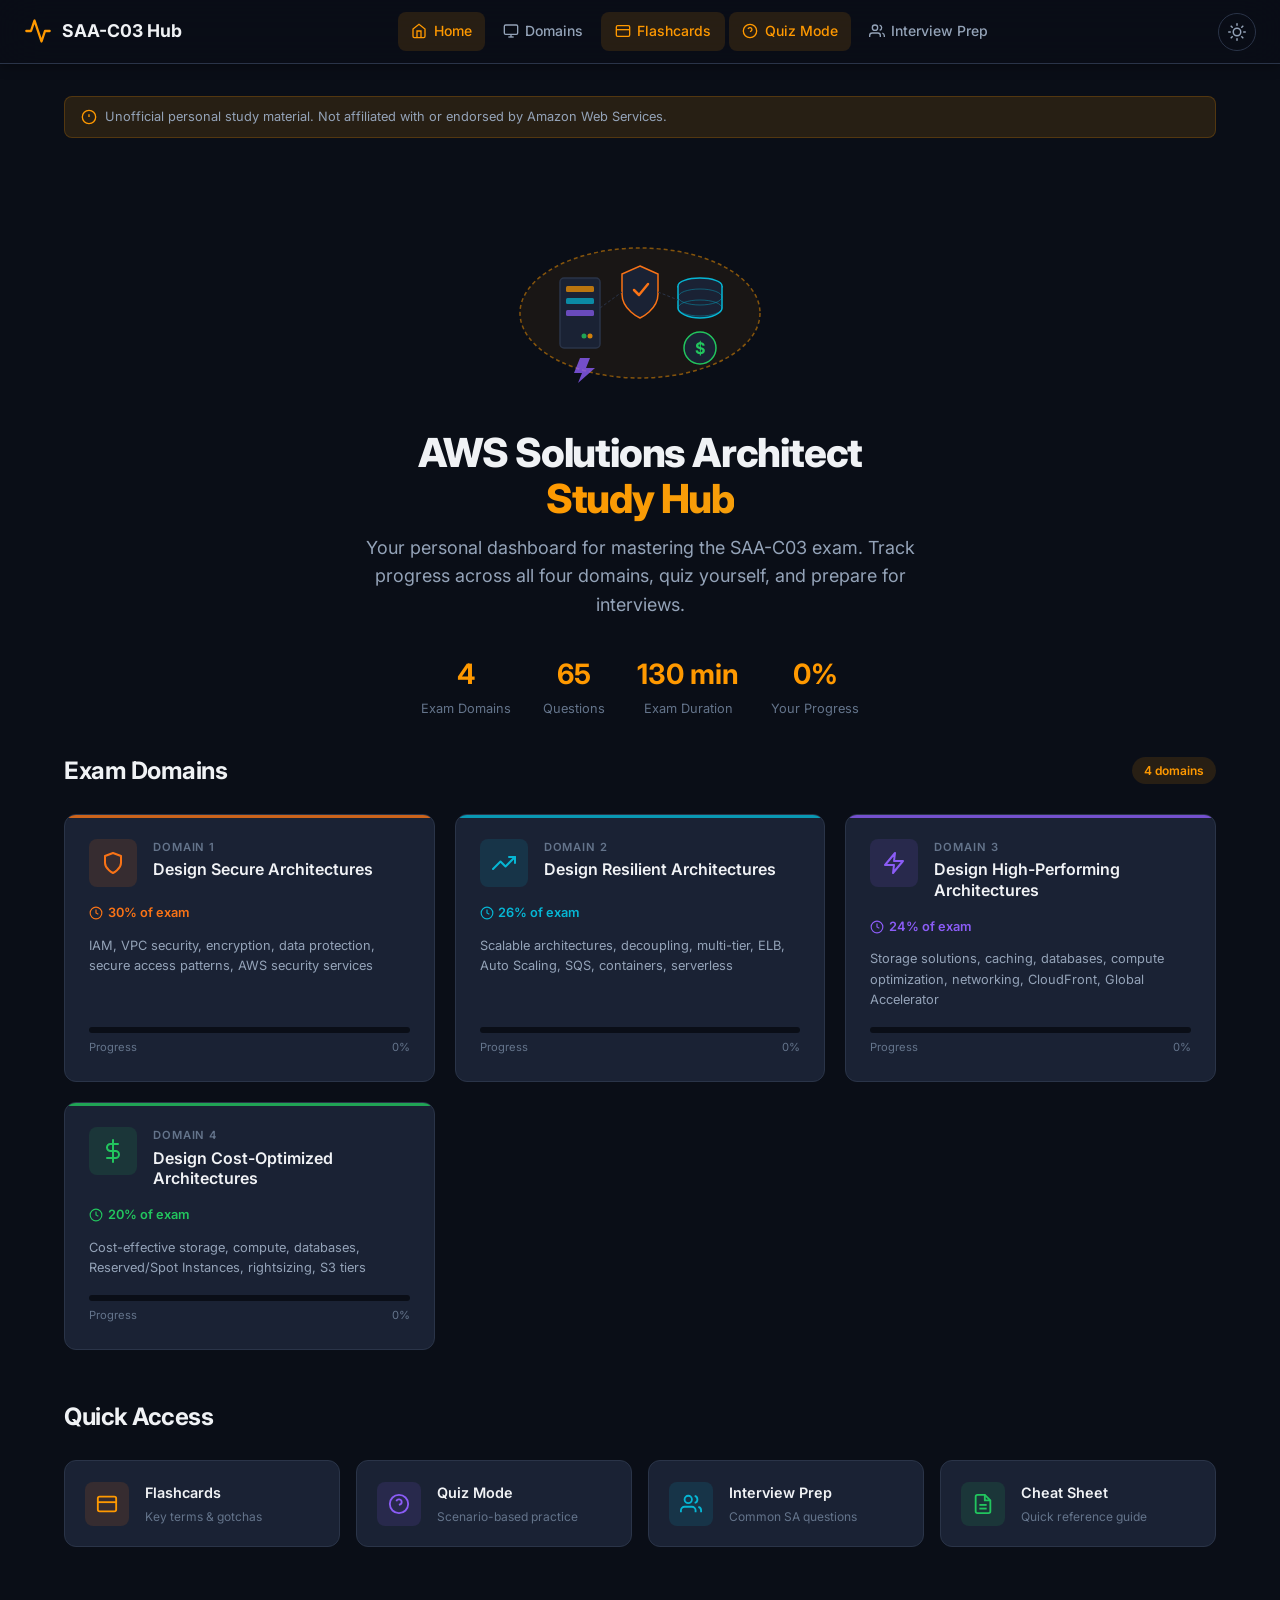
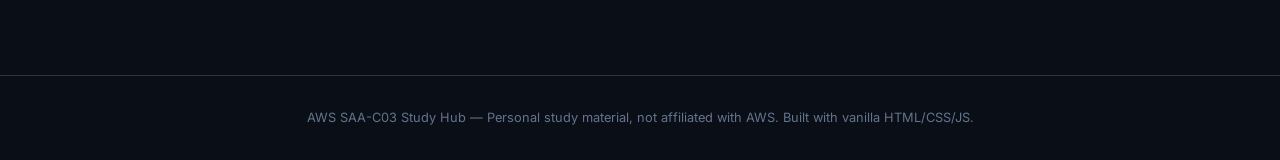
<file: index.html>
<!DOCTYPE html>
<html lang="en" data-theme="dark">
<head>
  <meta charset="UTF-8">
  <meta name="viewport" content="width=device-width, initial-scale=1.0">
  <title>AWS SAA-C03 Study Hub</title>
  <link rel="stylesheet" href="assets/css/style.css">
  <script src="assets/js/theme.js"></script>
</head>
<body>

<!-- Navbar -->
<nav class="navbar">
  <a href="index.html" class="nav-brand">
    <svg viewBox="0 0 24 24" fill="none" stroke="currentColor" stroke-width="2" stroke-linecap="round" stroke-linejoin="round"><path d="M22 12h-4l-3 9L9 3l-3 9H2"/></svg>
    SAA-C03 Hub
  </a>
  <ul class="nav-links">
    <li><a href="index.html" class="active">
      <svg width="16" height="16" viewBox="0 0 24 24" fill="none" stroke="currentColor" stroke-width="2"><path d="M3 9l9-7 9 7v11a2 2 0 0 1-2 2H5a2 2 0 0 1-2-2z"/><polyline points="9 22 9 12 15 12 15 22"/></svg>
      Home</a></li>
    <li><a href="domains/domain1.html">
      <svg width="16" height="16" viewBox="0 0 24 24" fill="none" stroke="currentColor" stroke-width="2"><rect x="2" y="3" width="20" height="14" rx="2"/><line x1="8" y1="21" x2="16" y2="21"/><line x1="12" y1="17" x2="12" y2="21"/></svg>
      Domains</a></li>
    <li><a href="flashcards.html">
      <svg width="16" height="16" viewBox="0 0 24 24" fill="none" stroke="currentColor" stroke-width="2"><rect x="2" y="4" width="20" height="16" rx="2"/><line x1="2" y1="10" x2="22" y2="10"/></svg>
      Flashcards</a></li>
    <li><a href="quiz.html">
      <svg width="16" height="16" viewBox="0 0 24 24" fill="none" stroke="currentColor" stroke-width="2"><circle cx="12" cy="12" r="10"/><path d="M9.09 9a3 3 0 0 1 5.83 1c0 2-3 3-3 3"/><line x1="12" y1="17" x2="12.01" y2="17"/></svg>
      Quiz Mode</a></li>
    <li><a href="interview/index.html">
      <svg width="16" height="16" viewBox="0 0 24 24" fill="none" stroke="currentColor" stroke-width="2"><path d="M17 21v-2a4 4 0 0 0-4-4H5a4 4 0 0 0-4 4v2"/><circle cx="9" cy="7" r="4"/><path d="M23 21v-2a4 4 0 0 0-3-3.87"/><path d="M16 3.13a4 4 0 0 1 0 7.75"/></svg>
      Interview Prep</a></li>
  </ul>
  <div class="nav-right">
    <button class="theme-toggle" aria-label="Toggle theme"></button>
    <button class="nav-toggle" aria-label="Toggle navigation" aria-expanded="false">
      <svg viewBox="0 0 24 24" fill="none" stroke="currentColor" stroke-width="2"><line x1="3" y1="12" x2="21" y2="12"/><line x1="3" y1="6" x2="21" y2="6"/><line x1="3" y1="18" x2="21" y2="18"/></svg>
    </button>
  </div>
</nav>

<div class="page-wrapper">
  <div class="container page-content">

    <!-- Disclaimer -->
    <div class="disclaimer-banner">
      <svg viewBox="0 0 24 24" fill="none" stroke="currentColor" stroke-width="2"><circle cx="12" cy="12" r="10"/><line x1="12" y1="8" x2="12" y2="12"/><line x1="12" y1="16" x2="12.01" y2="16"/></svg>
      Unofficial personal study material. Not affiliated with or endorsed by Amazon Web Services.
    </div>

    <!-- Hero -->
    <section class="hero">
      <div class="hero-illustration">
        <svg viewBox="0 0 280 180" fill="none" xmlns="http://www.w3.org/2000/svg">
          <!-- Cloud shape -->
          <ellipse cx="140" cy="95" rx="120" ry="65" fill="var(--accent-subtle)" stroke="var(--accent)" stroke-width="1.5" stroke-dasharray="4 3" opacity="0.5"/>
          <!-- Server rack -->
          <rect x="60" y="60" width="40" height="70" rx="4" fill="var(--bg-card)" stroke="var(--border)" stroke-width="1.5"/>
          <rect x="66" y="68" width="28" height="6" rx="1.5" fill="var(--accent)" opacity="0.7"/>
          <rect x="66" y="80" width="28" height="6" rx="1.5" fill="var(--domain2)" opacity="0.7"/>
          <rect x="66" y="92" width="28" height="6" rx="1.5" fill="var(--domain3)" opacity="0.7"/>
          <circle cx="90" cy="118" r="2.5" fill="var(--accent)" opacity="0.8"/>
          <circle cx="84" cy="118" r="2.5" fill="var(--domain4)" opacity="0.8"/>
          <!-- Shield -->
          <path d="M140 48 L158 56 L158 76 C158 92 140 100 140 100 C140 100 122 92 122 76 L122 56 Z" fill="var(--bg-card)" stroke="var(--domain1)" stroke-width="1.5"/>
          <path d="M134 72 L139 77 L148 66" stroke="var(--domain1)" stroke-width="2.5" stroke-linecap="round" stroke-linejoin="round" fill="none"/>
          <!-- Database -->
          <ellipse cx="200" cy="68" rx="22" ry="8" fill="var(--bg-card)" stroke="var(--domain2)" stroke-width="1.5"/>
          <path d="M178 68 L178 90 C178 95 188 100 200 100 C212 100 222 95 222 90 L222 68" fill="var(--bg-card)" stroke="var(--domain2)" stroke-width="1.5"/>
          <ellipse cx="200" cy="90" rx="22" ry="8" fill="none" stroke="var(--domain2)" stroke-width="1" opacity="0.4"/>
          <ellipse cx="200" cy="79" rx="22" ry="8" fill="none" stroke="var(--domain2)" stroke-width="1" opacity="0.4"/>
          <!-- Connection lines -->
          <line x1="100" y1="90" x2="122" y2="74" stroke="var(--border)" stroke-width="1" stroke-dasharray="3 2"/>
          <line x1="158" y1="74" x2="178" y2="82" stroke="var(--border)" stroke-width="1" stroke-dasharray="3 2"/>
          <!-- Dollar sign -->
          <circle cx="200" cy="130" r="16" fill="var(--bg-card)" stroke="var(--domain4)" stroke-width="1.5"/>
          <text x="200" y="136" text-anchor="middle" font-size="16" font-weight="700" fill="var(--domain4)">$</text>
          <!-- Bolt (performance) -->
          <polygon points="80,140 90,140 86,150 95,150 78,165 82,155 74,155" fill="var(--domain3)" opacity="0.8"/>
        </svg>
      </div>

      <h1>AWS Solutions Architect<br><span class="highlight">Study Hub</span></h1>
      <p>Your personal dashboard for mastering the SAA-C03 exam. Track progress across all four domains, quiz yourself, and prepare for interviews.</p>

      <div class="hero-stats">
        <div class="hero-stat">
          <div class="stat-value">4</div>
          <div class="stat-label">Exam Domains</div>
        </div>
        <div class="hero-stat">
          <div class="stat-value">65</div>
          <div class="stat-label">Questions</div>
        </div>
        <div class="hero-stat">
          <div class="stat-value">130 min</div>
          <div class="stat-label">Exam Duration</div>
        </div>
        <div class="hero-stat">
          <div class="stat-value" data-overall-progress>0%</div>
          <div class="stat-label">Your Progress</div>
        </div>
      </div>
    </section>

    <!-- Domain Cards -->
    <section>
      <div class="section-header">
        <h2>Exam Domains</h2>
        <span class="badge">4 domains</span>
      </div>

      <div class="domains-grid">

        <!-- Domain 1 -->
        <a href="domains/domain1.html" class="domain-card" style="--card-accent: var(--domain1)">
          <div class="domain-card-header">
            <div class="domain-icon" style="background: rgba(249,115,22,0.12);">
              <svg viewBox="0 0 24 24" fill="none" stroke="var(--domain1)" stroke-width="2" stroke-linecap="round" stroke-linejoin="round"><path d="M12 22s8-4 8-10V5l-8-3-8 3v7c0 6 8 10 8 10z"/></svg>
            </div>
            <div>
              <div class="domain-number">Domain 1</div>
              <h3>Design Secure Architectures</h3>
            </div>
          </div>
          <div class="domain-weight">
            <svg width="14" height="14" viewBox="0 0 24 24" fill="none" stroke="currentColor" stroke-width="2"><circle cx="12" cy="12" r="10"/><polyline points="12 6 12 12 16 14"/></svg>
            30% of exam
          </div>
          <p class="domain-topics">IAM, VPC security, encryption, data protection, secure access patterns, AWS security services</p>
          <div data-domain-progress="domain1">
            <div class="progress-bar"><div class="progress-fill" style="width:0%"></div></div>
            <div class="progress-label"><span>Progress</span><span class="progress-pct">0%</span></div>
          </div>
        </a>

        <!-- Domain 2 -->
        <a href="domains/domain2.html" class="domain-card" style="--card-accent: var(--domain2)">
          <div class="domain-card-header">
            <div class="domain-icon" style="background: rgba(6,182,212,0.12);">
              <svg viewBox="0 0 24 24" fill="none" stroke="var(--domain2)" stroke-width="2" stroke-linecap="round" stroke-linejoin="round"><polyline points="23 6 13.5 15.5 8.5 10.5 1 18"/><polyline points="17 6 23 6 23 12"/></svg>
            </div>
            <div>
              <div class="domain-number">Domain 2</div>
              <h3>Design Resilient Architectures</h3>
            </div>
          </div>
          <div class="domain-weight">
            <svg width="14" height="14" viewBox="0 0 24 24" fill="none" stroke="currentColor" stroke-width="2"><circle cx="12" cy="12" r="10"/><polyline points="12 6 12 12 16 14"/></svg>
            26% of exam
          </div>
          <p class="domain-topics">Scalable architectures, decoupling, multi-tier, ELB, Auto Scaling, SQS, containers, serverless</p>
          <div data-domain-progress="domain2">
            <div class="progress-bar"><div class="progress-fill" style="width:0%"></div></div>
            <div class="progress-label"><span>Progress</span><span class="progress-pct">0%</span></div>
          </div>
        </a>

        <!-- Domain 3 -->
        <a href="domains/domain3.html" class="domain-card" style="--card-accent: var(--domain3)">
          <div class="domain-card-header">
            <div class="domain-icon" style="background: rgba(139,92,246,0.12);">
              <svg viewBox="0 0 24 24" fill="none" stroke="var(--domain3)" stroke-width="2" stroke-linecap="round" stroke-linejoin="round"><polygon points="13 2 3 14 12 14 11 22 21 10 12 10 13 2"/></svg>
            </div>
            <div>
              <div class="domain-number">Domain 3</div>
              <h3>Design High-Performing Architectures</h3>
            </div>
          </div>
          <div class="domain-weight">
            <svg width="14" height="14" viewBox="0 0 24 24" fill="none" stroke="currentColor" stroke-width="2"><circle cx="12" cy="12" r="10"/><polyline points="12 6 12 12 16 14"/></svg>
            24% of exam
          </div>
          <p class="domain-topics">Storage solutions, caching, databases, compute optimization, networking, CloudFront, Global Accelerator</p>
          <div data-domain-progress="domain3">
            <div class="progress-bar"><div class="progress-fill" style="width:0%"></div></div>
            <div class="progress-label"><span>Progress</span><span class="progress-pct">0%</span></div>
          </div>
        </a>

        <!-- Domain 4 -->
        <a href="domains/domain4.html" class="domain-card" style="--card-accent: var(--domain4)">
          <div class="domain-card-header">
            <div class="domain-icon" style="background: rgba(34,197,94,0.12);">
              <svg viewBox="0 0 24 24" fill="none" stroke="var(--domain4)" stroke-width="2" stroke-linecap="round" stroke-linejoin="round"><line x1="12" y1="1" x2="12" y2="23"/><path d="M17 5H9.5a3.5 3.5 0 0 0 0 7h5a3.5 3.5 0 0 1 0 7H6"/></svg>
            </div>
            <div>
              <div class="domain-number">Domain 4</div>
              <h3>Design Cost-Optimized Architectures</h3>
            </div>
          </div>
          <div class="domain-weight">
            <svg width="14" height="14" viewBox="0 0 24 24" fill="none" stroke="currentColor" stroke-width="2"><circle cx="12" cy="12" r="10"/><polyline points="12 6 12 12 16 14"/></svg>
            20% of exam
          </div>
          <p class="domain-topics">Cost-effective storage, compute, databases, Reserved/Spot Instances, rightsizing, S3 tiers</p>
          <div data-domain-progress="domain4">
            <div class="progress-bar"><div class="progress-fill" style="width:0%"></div></div>
            <div class="progress-label"><span>Progress</span><span class="progress-pct">0%</span></div>
          </div>
        </a>

      </div>
    </section>

    <!-- Quick Links -->
    <section>
      <div class="section-header">
        <h2>Quick Access</h2>
      </div>

      <div class="quicklinks-grid">

        <a href="flashcards.html" class="quicklink-card">
          <div class="quicklink-icon" style="background: rgba(249,115,22,0.12);">
            <svg viewBox="0 0 24 24" fill="none" stroke="var(--accent)" stroke-width="2"><rect x="2" y="4" width="20" height="16" rx="2"/><line x1="2" y1="10" x2="22" y2="10"/></svg>
          </div>
          <div>
            <h4>Flashcards</h4>
            <p>Key terms &amp; gotchas</p>
          </div>
        </a>

        <a href="quiz.html" class="quicklink-card">
          <div class="quicklink-icon" style="background: rgba(139,92,246,0.12);">
            <svg viewBox="0 0 24 24" fill="none" stroke="var(--domain3)" stroke-width="2"><circle cx="12" cy="12" r="10"/><path d="M9.09 9a3 3 0 0 1 5.83 1c0 2-3 3-3 3"/><line x1="12" y1="17" x2="12.01" y2="17"/></svg>
          </div>
          <div>
            <h4>Quiz Mode</h4>
            <p>Scenario-based practice</p>
          </div>
        </a>

        <a href="interview/index.html" class="quicklink-card">
          <div class="quicklink-icon" style="background: rgba(6,182,212,0.12);">
            <svg viewBox="0 0 24 24" fill="none" stroke="var(--domain2)" stroke-width="2"><path d="M17 21v-2a4 4 0 0 0-4-4H5a4 4 0 0 0-4 4v2"/><circle cx="9" cy="7" r="4"/><path d="M23 21v-2a4 4 0 0 0-3-3.87"/><path d="M16 3.13a4 4 0 0 1 0 7.75"/></svg>
          </div>
          <div>
            <h4>Interview Prep</h4>
            <p>Common SA questions</p>
          </div>
        </a>

        <a href="cheatsheet.html" class="quicklink-card">
          <div class="quicklink-icon" style="background: rgba(34,197,94,0.12);">
            <svg viewBox="0 0 24 24" fill="none" stroke="var(--domain4)" stroke-width="2"><path d="M14 2H6a2 2 0 0 0-2 2v16a2 2 0 0 0 2 2h12a2 2 0 0 0 2-2V8z"/><polyline points="14 2 14 8 20 8"/><line x1="16" y1="13" x2="8" y2="13"/><line x1="16" y1="17" x2="8" y2="17"/></svg>
          </div>
          <div>
            <h4>Cheat Sheet</h4>
            <p>Quick reference guide</p>
          </div>
        </a>

      </div>
    </section>

  </div>

  <footer class="site-footer">
    <p>AWS SAA-C03 Study Hub &mdash; Personal study material, not affiliated with AWS. Built with vanilla HTML/CSS/JS.</p>
  </footer>
</div>

<script src="assets/js/nav.js"></script>
<script src="assets/js/progress.js"></script>
</body>
</html>
</file>
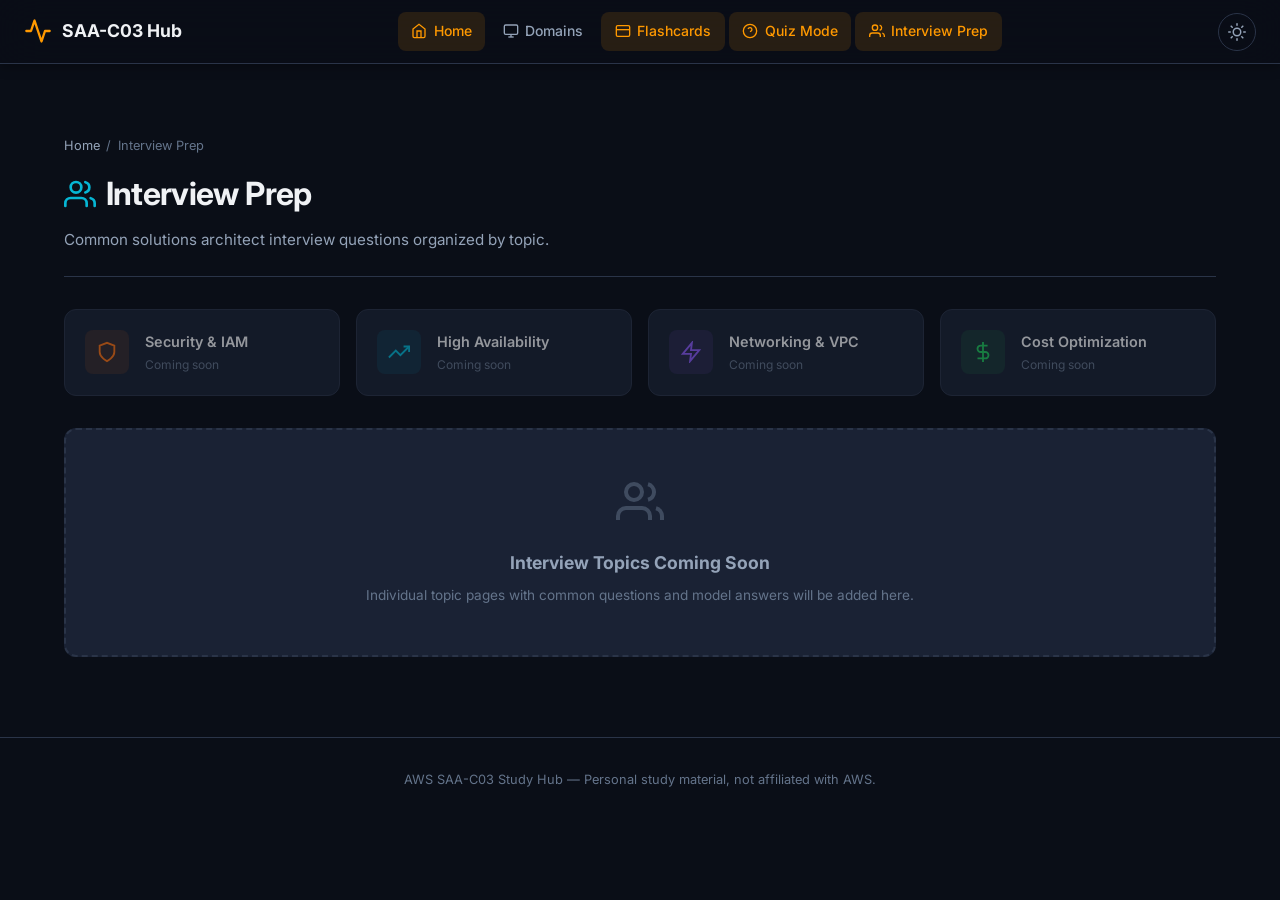
<file: interview/index.html>
<!DOCTYPE html>
<html lang="en" data-theme="dark">
<head>
  <meta charset="UTF-8">
  <meta name="viewport" content="width=device-width, initial-scale=1.0">
  <title>Interview Prep — SAA-C03 Study Hub</title>
  <link rel="stylesheet" href="../assets/css/style.css">
  <script src="../assets/js/theme.js"></script>
</head>
<body>

<nav class="navbar">
  <a href="../index.html" class="nav-brand">
    <svg viewBox="0 0 24 24" fill="none" stroke="currentColor" stroke-width="2" stroke-linecap="round" stroke-linejoin="round"><path d="M22 12h-4l-3 9L9 3l-3 9H2"/></svg>
    SAA-C03 Hub
  </a>
  <ul class="nav-links">
    <li><a href="../index.html">
      <svg width="16" height="16" viewBox="0 0 24 24" fill="none" stroke="currentColor" stroke-width="2"><path d="M3 9l9-7 9 7v11a2 2 0 0 1-2 2H5a2 2 0 0 1-2-2z"/><polyline points="9 22 9 12 15 12 15 22"/></svg>
      Home</a></li>
    <li><a href="../domains/domain1.html">
      <svg width="16" height="16" viewBox="0 0 24 24" fill="none" stroke="currentColor" stroke-width="2"><rect x="2" y="3" width="20" height="14" rx="2"/><line x1="8" y1="21" x2="16" y2="21"/><line x1="12" y1="17" x2="12" y2="21"/></svg>
      Domains</a></li>
    <li><a href="../flashcards.html">
      <svg width="16" height="16" viewBox="0 0 24 24" fill="none" stroke="currentColor" stroke-width="2"><rect x="2" y="4" width="20" height="16" rx="2"/><line x1="2" y1="10" x2="22" y2="10"/></svg>
      Flashcards</a></li>
    <li><a href="../quiz.html">
      <svg width="16" height="16" viewBox="0 0 24 24" fill="none" stroke="currentColor" stroke-width="2"><circle cx="12" cy="12" r="10"/><path d="M9.09 9a3 3 0 0 1 5.83 1c0 2-3 3-3 3"/><line x1="12" y1="17" x2="12.01" y2="17"/></svg>
      Quiz Mode</a></li>
    <li><a href="index.html" class="active">
      <svg width="16" height="16" viewBox="0 0 24 24" fill="none" stroke="currentColor" stroke-width="2"><path d="M17 21v-2a4 4 0 0 0-4-4H5a4 4 0 0 0-4 4v2"/><circle cx="9" cy="7" r="4"/><path d="M23 21v-2a4 4 0 0 0-3-3.87"/><path d="M16 3.13a4 4 0 0 1 0 7.75"/></svg>
      Interview Prep</a></li>
  </ul>
  <div class="nav-right">
    <button class="theme-toggle" aria-label="Toggle theme"></button>
    <button class="nav-toggle" aria-label="Toggle navigation" aria-expanded="false">
      <svg viewBox="0 0 24 24" fill="none" stroke="currentColor" stroke-width="2"><line x1="3" y1="12" x2="21" y2="12"/><line x1="3" y1="6" x2="21" y2="6"/><line x1="3" y1="18" x2="21" y2="18"/></svg>
    </button>
  </div>
</nav>

<div class="page-wrapper">
  <div class="container page-content">

    <div class="page-header">
      <div class="breadcrumb">
        <a href="../index.html">Home</a> <span>/</span> <span>Interview Prep</span>
      </div>
      <h1 style="display:flex;align-items:center;gap:0.6rem;">
        <svg width="32" height="32" viewBox="0 0 24 24" fill="none" stroke="var(--domain2)" stroke-width="2" stroke-linecap="round" stroke-linejoin="round"><path d="M17 21v-2a4 4 0 0 0-4-4H5a4 4 0 0 0-4 4v2"/><circle cx="9" cy="7" r="4"/><path d="M23 21v-2a4 4 0 0 0-3-3.87"/><path d="M16 3.13a4 4 0 0 1 0 7.75"/></svg>
        Interview Prep
      </h1>
      <p>Common solutions architect interview questions organized by topic.</p>
    </div>

    <div class="quicklinks-grid" style="margin-bottom:2rem;">
      <a href="#" class="quicklink-card" style="pointer-events:none;opacity:0.6;">
        <div class="quicklink-icon" style="background:rgba(249,115,22,0.12);">
          <svg viewBox="0 0 24 24" fill="none" stroke="var(--domain1)" stroke-width="2"><path d="M12 22s8-4 8-10V5l-8-3-8 3v7c0 6 8 10 8 10z"/></svg>
        </div>
        <div><h4>Security &amp; IAM</h4><p>Coming soon</p></div>
      </a>
      <a href="#" class="quicklink-card" style="pointer-events:none;opacity:0.6;">
        <div class="quicklink-icon" style="background:rgba(6,182,212,0.12);">
          <svg viewBox="0 0 24 24" fill="none" stroke="var(--domain2)" stroke-width="2"><polyline points="23 6 13.5 15.5 8.5 10.5 1 18"/><polyline points="17 6 23 6 23 12"/></svg>
        </div>
        <div><h4>High Availability</h4><p>Coming soon</p></div>
      </a>
      <a href="#" class="quicklink-card" style="pointer-events:none;opacity:0.6;">
        <div class="quicklink-icon" style="background:rgba(139,92,246,0.12);">
          <svg viewBox="0 0 24 24" fill="none" stroke="var(--domain3)" stroke-width="2"><polygon points="13 2 3 14 12 14 11 22 21 10 12 10 13 2"/></svg>
        </div>
        <div><h4>Networking &amp; VPC</h4><p>Coming soon</p></div>
      </a>
      <a href="#" class="quicklink-card" style="pointer-events:none;opacity:0.6;">
        <div class="quicklink-icon" style="background:rgba(34,197,94,0.12);">
          <svg viewBox="0 0 24 24" fill="none" stroke="var(--domain4)" stroke-width="2"><line x1="12" y1="1" x2="12" y2="23"/><path d="M17 5H9.5a3.5 3.5 0 0 0 0 7h5a3.5 3.5 0 0 1 0 7H6"/></svg>
        </div>
        <div><h4>Cost Optimization</h4><p>Coming soon</p></div>
      </a>
    </div>

    <div class="content-placeholder">
      <svg viewBox="0 0 24 24" fill="none" stroke="currentColor" stroke-width="2"><path d="M17 21v-2a4 4 0 0 0-4-4H5a4 4 0 0 0-4 4v2"/><circle cx="9" cy="7" r="4"/><path d="M23 21v-2a4 4 0 0 0-3-3.87"/><path d="M16 3.13a4 4 0 0 1 0 7.75"/></svg>
      <h3>Interview Topics Coming Soon</h3>
      <p>Individual topic pages with common questions and model answers will be added here.</p>
    </div>

  </div>
  <footer class="site-footer">
    <p>AWS SAA-C03 Study Hub &mdash; Personal study material, not affiliated with AWS.</p>
  </footer>
</div>

<script src="../assets/js/nav.js"></script>
</body>
</html>
</file>
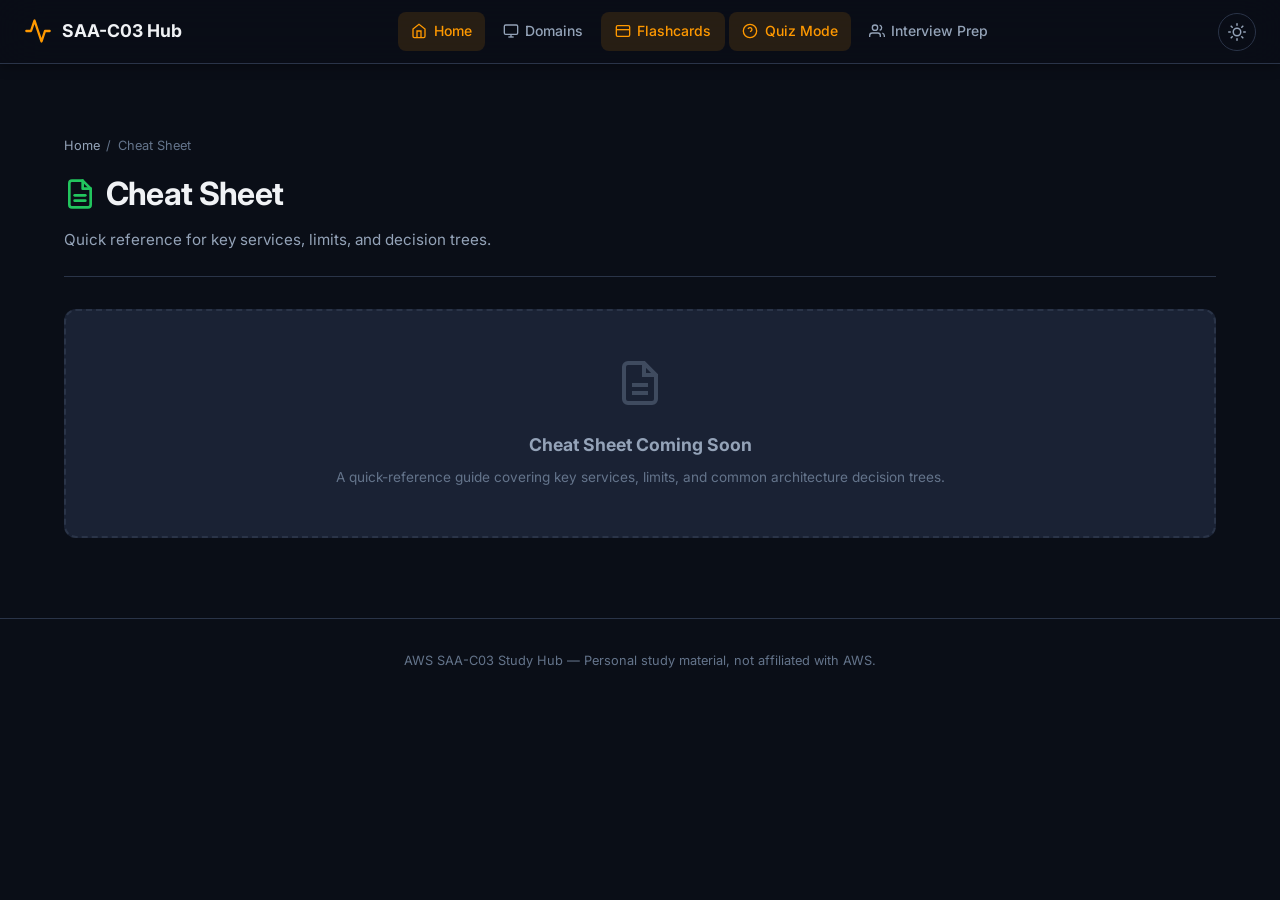
<file: cheatsheet.html>
<!DOCTYPE html>
<html lang="en" data-theme="dark">
<head>
  <meta charset="UTF-8">
  <meta name="viewport" content="width=device-width, initial-scale=1.0">
  <title>Cheat Sheet — SAA-C03 Study Hub</title>
  <link rel="stylesheet" href="assets/css/style.css">
  <script src="assets/js/theme.js"></script>
</head>
<body>

<nav class="navbar">
  <a href="index.html" class="nav-brand">
    <svg viewBox="0 0 24 24" fill="none" stroke="currentColor" stroke-width="2" stroke-linecap="round" stroke-linejoin="round"><path d="M22 12h-4l-3 9L9 3l-3 9H2"/></svg>
    SAA-C03 Hub
  </a>
  <ul class="nav-links">
    <li><a href="index.html">
      <svg width="16" height="16" viewBox="0 0 24 24" fill="none" stroke="currentColor" stroke-width="2"><path d="M3 9l9-7 9 7v11a2 2 0 0 1-2 2H5a2 2 0 0 1-2-2z"/><polyline points="9 22 9 12 15 12 15 22"/></svg>
      Home</a></li>
    <li><a href="domains/domain1.html">
      <svg width="16" height="16" viewBox="0 0 24 24" fill="none" stroke="currentColor" stroke-width="2"><rect x="2" y="3" width="20" height="14" rx="2"/><line x1="8" y1="21" x2="16" y2="21"/><line x1="12" y1="17" x2="12" y2="21"/></svg>
      Domains</a></li>
    <li><a href="flashcards.html">
      <svg width="16" height="16" viewBox="0 0 24 24" fill="none" stroke="currentColor" stroke-width="2"><rect x="2" y="4" width="20" height="16" rx="2"/><line x1="2" y1="10" x2="22" y2="10"/></svg>
      Flashcards</a></li>
    <li><a href="quiz.html">
      <svg width="16" height="16" viewBox="0 0 24 24" fill="none" stroke="currentColor" stroke-width="2"><circle cx="12" cy="12" r="10"/><path d="M9.09 9a3 3 0 0 1 5.83 1c0 2-3 3-3 3"/><line x1="12" y1="17" x2="12.01" y2="17"/></svg>
      Quiz Mode</a></li>
    <li><a href="interview/index.html">
      <svg width="16" height="16" viewBox="0 0 24 24" fill="none" stroke="currentColor" stroke-width="2"><path d="M17 21v-2a4 4 0 0 0-4-4H5a4 4 0 0 0-4 4v2"/><circle cx="9" cy="7" r="4"/><path d="M23 21v-2a4 4 0 0 0-3-3.87"/><path d="M16 3.13a4 4 0 0 1 0 7.75"/></svg>
      Interview Prep</a></li>
  </ul>
  <div class="nav-right">
    <button class="theme-toggle" aria-label="Toggle theme"></button>
    <button class="nav-toggle" aria-label="Toggle navigation" aria-expanded="false">
      <svg viewBox="0 0 24 24" fill="none" stroke="currentColor" stroke-width="2"><line x1="3" y1="12" x2="21" y2="12"/><line x1="3" y1="6" x2="21" y2="6"/><line x1="3" y1="18" x2="21" y2="18"/></svg>
    </button>
  </div>
</nav>

<div class="page-wrapper">
  <div class="container page-content">

    <div class="page-header">
      <div class="breadcrumb">
        <a href="index.html">Home</a> <span>/</span> <span>Cheat Sheet</span>
      </div>
      <h1 style="display:flex;align-items:center;gap:0.6rem;">
        <svg width="32" height="32" viewBox="0 0 24 24" fill="none" stroke="var(--domain4)" stroke-width="2" stroke-linecap="round" stroke-linejoin="round"><path d="M14 2H6a2 2 0 0 0-2 2v16a2 2 0 0 0 2 2h12a2 2 0 0 0 2-2V8z"/><polyline points="14 2 14 8 20 8"/><line x1="16" y1="13" x2="8" y2="13"/><line x1="16" y1="17" x2="8" y2="17"/></svg>
        Cheat Sheet
      </h1>
      <p>Quick reference for key services, limits, and decision trees.</p>
    </div>

    <div class="content-placeholder">
      <svg viewBox="0 0 24 24" fill="none" stroke="currentColor" stroke-width="2"><path d="M14 2H6a2 2 0 0 0-2 2v16a2 2 0 0 0 2 2h12a2 2 0 0 0 2-2V8z"/><polyline points="14 2 14 8 20 8"/><line x1="16" y1="13" x2="8" y2="13"/><line x1="16" y1="17" x2="8" y2="17"/></svg>
      <h3>Cheat Sheet Coming Soon</h3>
      <p>A quick-reference guide covering key services, limits, and common architecture decision trees.</p>
    </div>

  </div>
  <footer class="site-footer">
    <p>AWS SAA-C03 Study Hub &mdash; Personal study material, not affiliated with AWS.</p>
  </footer>
</div>

<script src="assets/js/nav.js"></script>
</body>
</html>
</file>
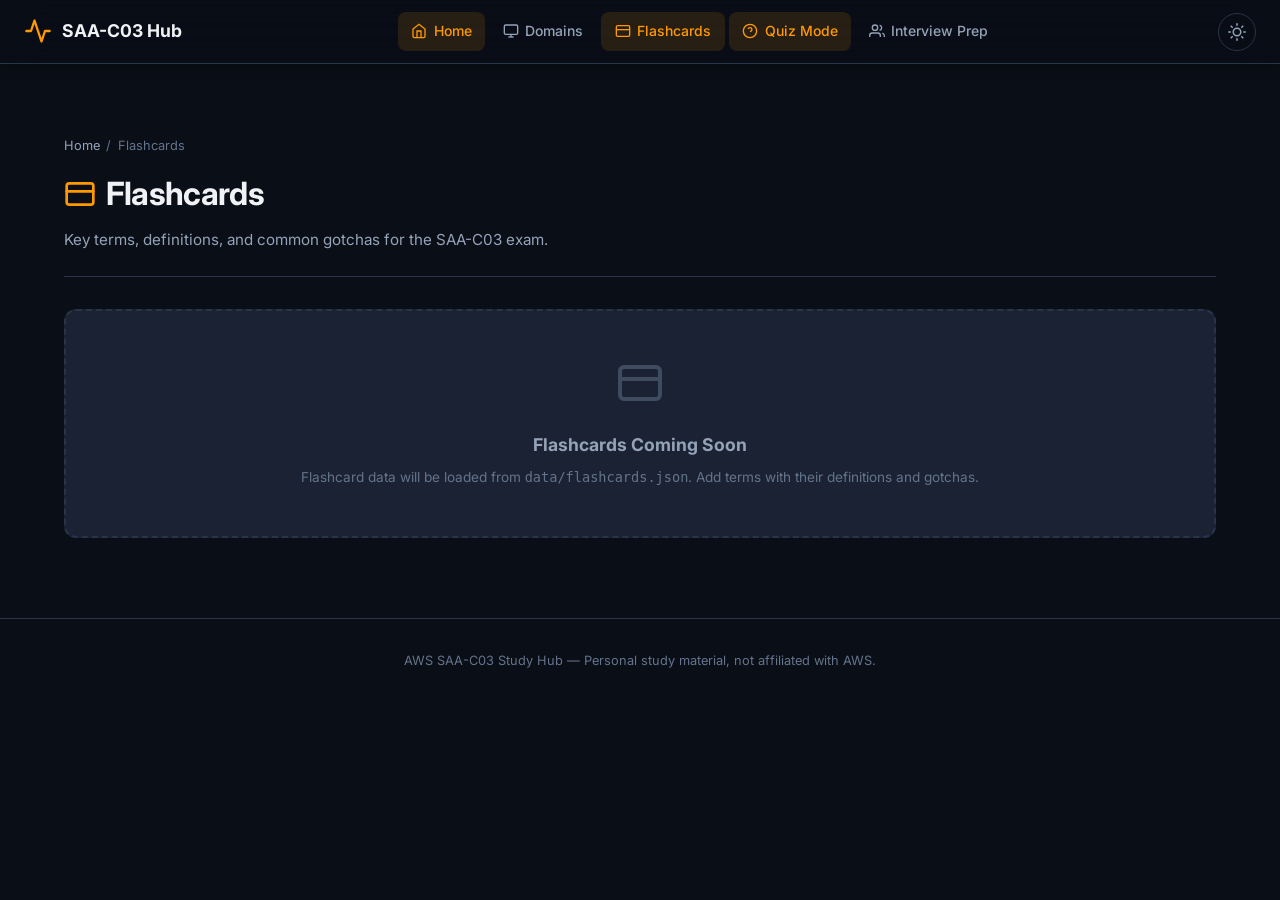
<file: flashcards.html>
<!DOCTYPE html>
<html lang="en" data-theme="dark">
<head>
  <meta charset="UTF-8">
  <meta name="viewport" content="width=device-width, initial-scale=1.0">
  <title>Flashcards — SAA-C03 Study Hub</title>
  <link rel="stylesheet" href="assets/css/style.css">
  <script src="assets/js/theme.js"></script>
</head>
<body>

<nav class="navbar">
  <a href="index.html" class="nav-brand">
    <svg viewBox="0 0 24 24" fill="none" stroke="currentColor" stroke-width="2" stroke-linecap="round" stroke-linejoin="round"><path d="M22 12h-4l-3 9L9 3l-3 9H2"/></svg>
    SAA-C03 Hub
  </a>
  <ul class="nav-links">
    <li><a href="index.html">
      <svg width="16" height="16" viewBox="0 0 24 24" fill="none" stroke="currentColor" stroke-width="2"><path d="M3 9l9-7 9 7v11a2 2 0 0 1-2 2H5a2 2 0 0 1-2-2z"/><polyline points="9 22 9 12 15 12 15 22"/></svg>
      Home</a></li>
    <li><a href="domains/domain1.html">
      <svg width="16" height="16" viewBox="0 0 24 24" fill="none" stroke="currentColor" stroke-width="2"><rect x="2" y="3" width="20" height="14" rx="2"/><line x1="8" y1="21" x2="16" y2="21"/><line x1="12" y1="17" x2="12" y2="21"/></svg>
      Domains</a></li>
    <li><a href="flashcards.html" class="active">
      <svg width="16" height="16" viewBox="0 0 24 24" fill="none" stroke="currentColor" stroke-width="2"><rect x="2" y="4" width="20" height="16" rx="2"/><line x1="2" y1="10" x2="22" y2="10"/></svg>
      Flashcards</a></li>
    <li><a href="quiz.html">
      <svg width="16" height="16" viewBox="0 0 24 24" fill="none" stroke="currentColor" stroke-width="2"><circle cx="12" cy="12" r="10"/><path d="M9.09 9a3 3 0 0 1 5.83 1c0 2-3 3-3 3"/><line x1="12" y1="17" x2="12.01" y2="17"/></svg>
      Quiz Mode</a></li>
    <li><a href="interview/index.html">
      <svg width="16" height="16" viewBox="0 0 24 24" fill="none" stroke="currentColor" stroke-width="2"><path d="M17 21v-2a4 4 0 0 0-4-4H5a4 4 0 0 0-4 4v2"/><circle cx="9" cy="7" r="4"/><path d="M23 21v-2a4 4 0 0 0-3-3.87"/><path d="M16 3.13a4 4 0 0 1 0 7.75"/></svg>
      Interview Prep</a></li>
  </ul>
  <div class="nav-right">
    <button class="theme-toggle" aria-label="Toggle theme"></button>
    <button class="nav-toggle" aria-label="Toggle navigation" aria-expanded="false">
      <svg viewBox="0 0 24 24" fill="none" stroke="currentColor" stroke-width="2"><line x1="3" y1="12" x2="21" y2="12"/><line x1="3" y1="6" x2="21" y2="6"/><line x1="3" y1="18" x2="21" y2="18"/></svg>
    </button>
  </div>
</nav>

<div class="page-wrapper">
  <div class="container page-content">

    <div class="page-header">
      <div class="breadcrumb">
        <a href="index.html">Home</a> <span>/</span> <span>Flashcards</span>
      </div>
      <h1 style="display:flex;align-items:center;gap:0.6rem;">
        <svg width="32" height="32" viewBox="0 0 24 24" fill="none" stroke="var(--accent)" stroke-width="2" stroke-linecap="round" stroke-linejoin="round"><rect x="2" y="4" width="20" height="16" rx="2"/><line x1="2" y1="10" x2="22" y2="10"/></svg>
        Flashcards
      </h1>
      <p>Key terms, definitions, and common gotchas for the SAA-C03 exam.</p>
    </div>

    <div class="content-placeholder">
      <svg viewBox="0 0 24 24" fill="none" stroke="currentColor" stroke-width="2"><rect x="2" y="4" width="20" height="16" rx="2"/><line x1="2" y1="10" x2="22" y2="10"/></svg>
      <h3>Flashcards Coming Soon</h3>
      <p>Flashcard data will be loaded from <code>data/flashcards.json</code>. Add terms with their definitions and gotchas.</p>
    </div>

  </div>
  <footer class="site-footer">
    <p>AWS SAA-C03 Study Hub &mdash; Personal study material, not affiliated with AWS.</p>
  </footer>
</div>

<script src="assets/js/nav.js"></script>
</body>
</html>
</file>
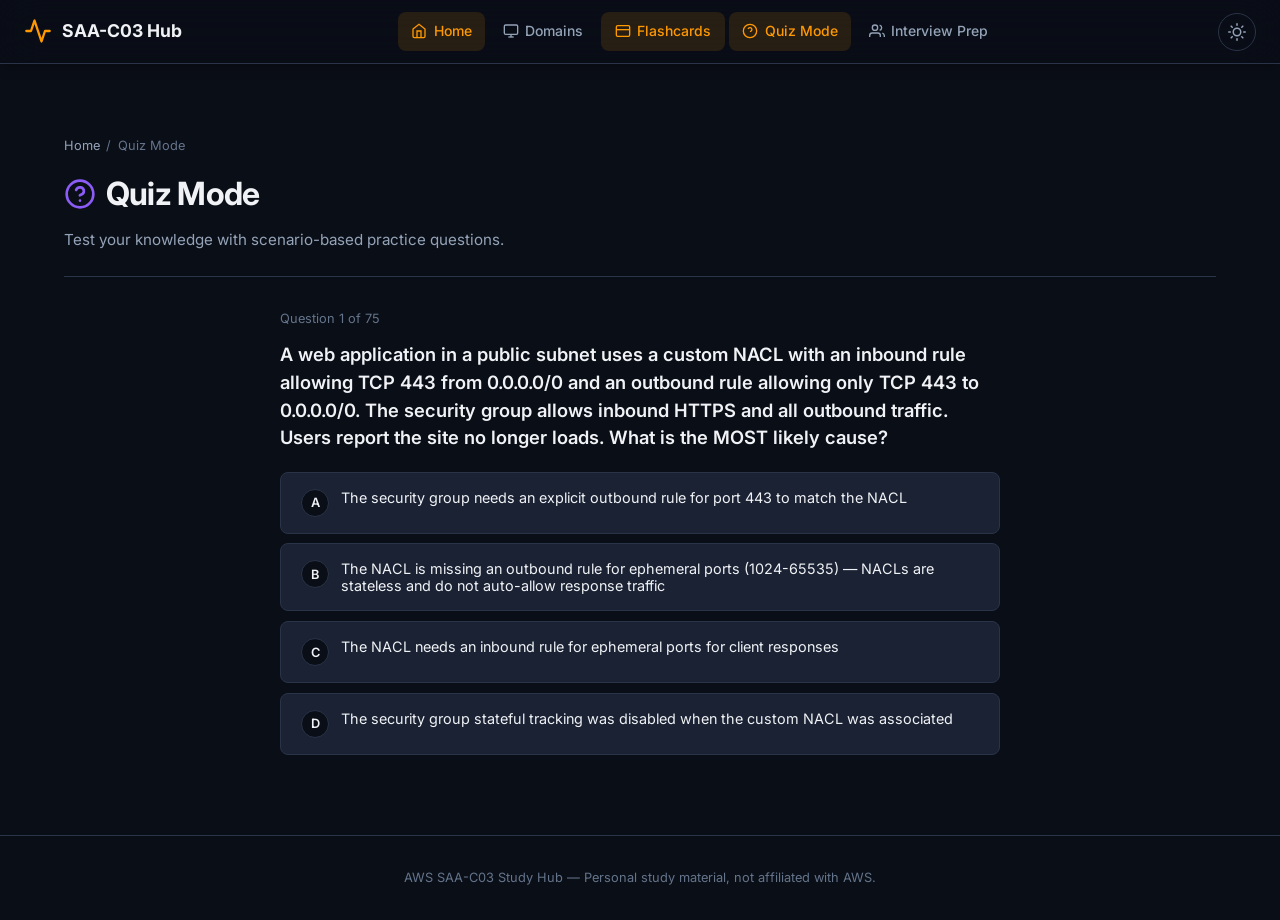
<file: quiz.html>
<!DOCTYPE html>
<html lang="en" data-theme="dark">
<head>
  <meta charset="UTF-8">
  <meta name="viewport" content="width=device-width, initial-scale=1.0">
  <title>Quiz Mode — SAA-C03 Study Hub</title>
  <link rel="stylesheet" href="assets/css/style.css">
  <script src="assets/js/theme.js"></script>
  <style>
    .quiz-container { max-width: 720px; margin: 0 auto; }
    .quiz-counter { font-size: 0.8rem; color: var(--text-muted); margin-bottom: 0.75rem; }
    .quiz-question h3 { font-size: 1.15rem; font-weight: 600; margin-bottom: 1.25rem; line-height: 1.5; }
    .quiz-options { display: flex; flex-direction: column; gap: 0.6rem; }
    .quiz-option {
      display: flex; align-items: flex-start; gap: 0.75rem;
      background: var(--bg-card); border: 1px solid var(--border); border-radius: var(--radius-sm);
      padding: 1rem 1.25rem; cursor: pointer; text-align: left; width: 100%;
      font-size: 0.9rem; color: var(--text-primary); transition: all var(--transition);
      font-family: inherit;
    }
    .quiz-option:hover:not(:disabled) { border-color: var(--accent); background: var(--accent-subtle); }
    .quiz-option.correct { border-color: #22c55e; background: rgba(34,197,94,0.1); }
    .quiz-option.wrong { border-color: #ef4444; background: rgba(239,68,68,0.1); }
    .quiz-option:disabled { cursor: default; }
    .quiz-option-letter {
      width: 28px; height: 28px; border-radius: 50%; background: var(--bg-primary);
      display: flex; align-items: center; justify-content: center; font-weight: 600;
      font-size: 0.8rem; flex-shrink: 0; border: 1px solid var(--border);
    }
    .quiz-explanation {
      background: var(--accent-subtle); border-radius: var(--radius-sm);
      padding: 1rem 1.25rem; margin-top: 1.25rem; font-size: 0.85rem; line-height: 1.6;
      color: var(--text-secondary);
    }
    .quiz-next-btn {
      display: inline-flex; align-items: center; gap: 0.5rem; margin-top: 1.25rem;
      padding: 0.7rem 1.5rem; background: var(--accent); color: #000; border: none;
      border-radius: var(--radius-sm); font-weight: 600; font-size: 0.9rem; cursor: pointer;
      transition: all var(--transition); font-family: inherit;
    }
    .quiz-next-btn:hover { background: var(--accent-hover); }
    .quiz-results { text-align: center; padding: 3rem 0; }
    .quiz-results h3 { font-size: 1.5rem; margin-bottom: 1rem; }
    .quiz-score { font-size: 2.5rem; font-weight: 800; color: var(--accent); margin-bottom: 1.5rem; }
  </style>
</head>
<body>

<nav class="navbar">
  <a href="index.html" class="nav-brand">
    <svg viewBox="0 0 24 24" fill="none" stroke="currentColor" stroke-width="2" stroke-linecap="round" stroke-linejoin="round"><path d="M22 12h-4l-3 9L9 3l-3 9H2"/></svg>
    SAA-C03 Hub
  </a>
  <ul class="nav-links">
    <li><a href="index.html">
      <svg width="16" height="16" viewBox="0 0 24 24" fill="none" stroke="currentColor" stroke-width="2"><path d="M3 9l9-7 9 7v11a2 2 0 0 1-2 2H5a2 2 0 0 1-2-2z"/><polyline points="9 22 9 12 15 12 15 22"/></svg>
      Home</a></li>
    <li><a href="domains/domain1.html">
      <svg width="16" height="16" viewBox="0 0 24 24" fill="none" stroke="currentColor" stroke-width="2"><rect x="2" y="3" width="20" height="14" rx="2"/><line x1="8" y1="21" x2="16" y2="21"/><line x1="12" y1="17" x2="12" y2="21"/></svg>
      Domains</a></li>
    <li><a href="flashcards.html">
      <svg width="16" height="16" viewBox="0 0 24 24" fill="none" stroke="currentColor" stroke-width="2"><rect x="2" y="4" width="20" height="16" rx="2"/><line x1="2" y1="10" x2="22" y2="10"/></svg>
      Flashcards</a></li>
    <li><a href="quiz.html" class="active">
      <svg width="16" height="16" viewBox="0 0 24 24" fill="none" stroke="currentColor" stroke-width="2"><circle cx="12" cy="12" r="10"/><path d="M9.09 9a3 3 0 0 1 5.83 1c0 2-3 3-3 3"/><line x1="12" y1="17" x2="12.01" y2="17"/></svg>
      Quiz Mode</a></li>
    <li><a href="interview/index.html">
      <svg width="16" height="16" viewBox="0 0 24 24" fill="none" stroke="currentColor" stroke-width="2"><path d="M17 21v-2a4 4 0 0 0-4-4H5a4 4 0 0 0-4 4v2"/><circle cx="9" cy="7" r="4"/><path d="M23 21v-2a4 4 0 0 0-3-3.87"/><path d="M16 3.13a4 4 0 0 1 0 7.75"/></svg>
      Interview Prep</a></li>
  </ul>
  <div class="nav-right">
    <button class="theme-toggle" aria-label="Toggle theme"></button>
    <button class="nav-toggle" aria-label="Toggle navigation" aria-expanded="false">
      <svg viewBox="0 0 24 24" fill="none" stroke="currentColor" stroke-width="2"><line x1="3" y1="12" x2="21" y2="12"/><line x1="3" y1="6" x2="21" y2="6"/><line x1="3" y1="18" x2="21" y2="18"/></svg>
    </button>
  </div>
</nav>

<div class="page-wrapper">
  <div class="container page-content">

    <div class="page-header">
      <div class="breadcrumb">
        <a href="index.html">Home</a> <span>/</span> <span>Quiz Mode</span>
      </div>
      <h1 style="display:flex;align-items:center;gap:0.6rem;">
        <svg width="32" height="32" viewBox="0 0 24 24" fill="none" stroke="var(--domain3)" stroke-width="2" stroke-linecap="round" stroke-linejoin="round"><circle cx="12" cy="12" r="10"/><path d="M9.09 9a3 3 0 0 1 5.83 1c0 2-3 3-3 3"/><line x1="12" y1="17" x2="12.01" y2="17"/></svg>
        Quiz Mode
      </h1>
      <p>Test your knowledge with scenario-based practice questions.</p>
    </div>

    <div class="quiz-container" id="quiz-root"></div>

  </div>
  <footer class="site-footer">
    <p>AWS SAA-C03 Study Hub &mdash; Personal study material, not affiliated with AWS.</p>
  </footer>
</div>

<script src="assets/js/nav.js"></script>
<script src="assets/js/quiz.js"></script>
<script>
  document.addEventListener('DOMContentLoaded', function () {
    Quiz.init(document.getElementById('quiz-root'));
  });
</script>
</body>
</html>
</file>
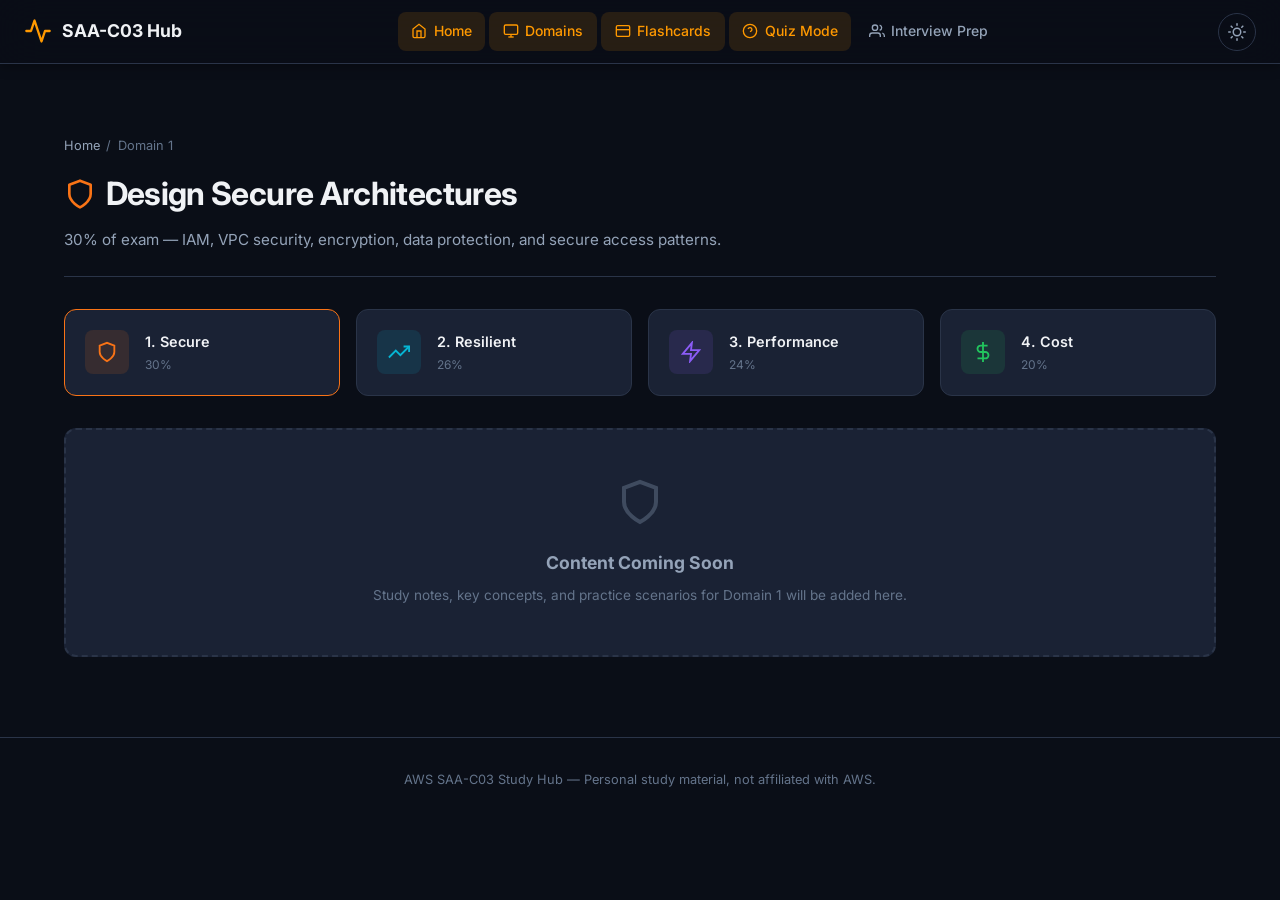
<file: domains/domain1.html>
<!DOCTYPE html>
<html lang="en" data-theme="dark">
<head>
  <meta charset="UTF-8">
  <meta name="viewport" content="width=device-width, initial-scale=1.0">
  <title>Domain 1: Design Secure Architectures — SAA-C03 Study Hub</title>
  <link rel="stylesheet" href="../assets/css/style.css">
  <script src="../assets/js/theme.js"></script>
</head>
<body>

<nav class="navbar">
  <a href="../index.html" class="nav-brand">
    <svg viewBox="0 0 24 24" fill="none" stroke="currentColor" stroke-width="2" stroke-linecap="round" stroke-linejoin="round"><path d="M22 12h-4l-3 9L9 3l-3 9H2"/></svg>
    SAA-C03 Hub
  </a>
  <ul class="nav-links">
    <li><a href="../index.html">
      <svg width="16" height="16" viewBox="0 0 24 24" fill="none" stroke="currentColor" stroke-width="2"><path d="M3 9l9-7 9 7v11a2 2 0 0 1-2 2H5a2 2 0 0 1-2-2z"/><polyline points="9 22 9 12 15 12 15 22"/></svg>
      Home</a></li>
    <li><a href="domain1.html" class="active">
      <svg width="16" height="16" viewBox="0 0 24 24" fill="none" stroke="currentColor" stroke-width="2"><rect x="2" y="3" width="20" height="14" rx="2"/><line x1="8" y1="21" x2="16" y2="21"/><line x1="12" y1="17" x2="12" y2="21"/></svg>
      Domains</a></li>
    <li><a href="../flashcards.html">
      <svg width="16" height="16" viewBox="0 0 24 24" fill="none" stroke="currentColor" stroke-width="2"><rect x="2" y="4" width="20" height="16" rx="2"/><line x1="2" y1="10" x2="22" y2="10"/></svg>
      Flashcards</a></li>
    <li><a href="../quiz.html">
      <svg width="16" height="16" viewBox="0 0 24 24" fill="none" stroke="currentColor" stroke-width="2"><circle cx="12" cy="12" r="10"/><path d="M9.09 9a3 3 0 0 1 5.83 1c0 2-3 3-3 3"/><line x1="12" y1="17" x2="12.01" y2="17"/></svg>
      Quiz Mode</a></li>
    <li><a href="../interview/index.html">
      <svg width="16" height="16" viewBox="0 0 24 24" fill="none" stroke="currentColor" stroke-width="2"><path d="M17 21v-2a4 4 0 0 0-4-4H5a4 4 0 0 0-4 4v2"/><circle cx="9" cy="7" r="4"/><path d="M23 21v-2a4 4 0 0 0-3-3.87"/><path d="M16 3.13a4 4 0 0 1 0 7.75"/></svg>
      Interview Prep</a></li>
  </ul>
  <div class="nav-right">
    <button class="theme-toggle" aria-label="Toggle theme"></button>
    <button class="nav-toggle" aria-label="Toggle navigation" aria-expanded="false">
      <svg viewBox="0 0 24 24" fill="none" stroke="currentColor" stroke-width="2"><line x1="3" y1="12" x2="21" y2="12"/><line x1="3" y1="6" x2="21" y2="6"/><line x1="3" y1="18" x2="21" y2="18"/></svg>
    </button>
  </div>
</nav>

<div class="page-wrapper">
  <div class="container page-content">

    <div class="page-header">
      <div class="breadcrumb">
        <a href="../index.html">Home</a> <span>/</span> <span>Domain 1</span>
      </div>
      <h1 style="display:flex;align-items:center;gap:0.6rem;">
        <svg width="32" height="32" viewBox="0 0 24 24" fill="none" stroke="var(--domain1)" stroke-width="2" stroke-linecap="round" stroke-linejoin="round"><path d="M12 22s8-4 8-10V5l-8-3-8 3v7c0 6 8 10 8 10z"/></svg>
        Design Secure Architectures
      </h1>
      <p>30% of exam &mdash; IAM, VPC security, encryption, data protection, and secure access patterns.</p>
    </div>

    <!-- Domain navigation -->
    <div class="quicklinks-grid" style="margin-bottom:2rem;">
      <a href="domain1.html" class="quicklink-card" style="border-color:var(--domain1);">
        <div class="quicklink-icon" style="background:rgba(249,115,22,0.12);">
          <svg viewBox="0 0 24 24" fill="none" stroke="var(--domain1)" stroke-width="2"><path d="M12 22s8-4 8-10V5l-8-3-8 3v7c0 6 8 10 8 10z"/></svg>
        </div>
        <div><h4>1. Secure</h4><p>30%</p></div>
      </a>
      <a href="domain2.html" class="quicklink-card">
        <div class="quicklink-icon" style="background:rgba(6,182,212,0.12);">
          <svg viewBox="0 0 24 24" fill="none" stroke="var(--domain2)" stroke-width="2"><polyline points="23 6 13.5 15.5 8.5 10.5 1 18"/><polyline points="17 6 23 6 23 12"/></svg>
        </div>
        <div><h4>2. Resilient</h4><p>26%</p></div>
      </a>
      <a href="domain3.html" class="quicklink-card">
        <div class="quicklink-icon" style="background:rgba(139,92,246,0.12);">
          <svg viewBox="0 0 24 24" fill="none" stroke="var(--domain3)" stroke-width="2"><polygon points="13 2 3 14 12 14 11 22 21 10 12 10 13 2"/></svg>
        </div>
        <div><h4>3. Performance</h4><p>24%</p></div>
      </a>
      <a href="domain4.html" class="quicklink-card">
        <div class="quicklink-icon" style="background:rgba(34,197,94,0.12);">
          <svg viewBox="0 0 24 24" fill="none" stroke="var(--domain4)" stroke-width="2"><line x1="12" y1="1" x2="12" y2="23"/><path d="M17 5H9.5a3.5 3.5 0 0 0 0 7h5a3.5 3.5 0 0 1 0 7H6"/></svg>
        </div>
        <div><h4>4. Cost</h4><p>20%</p></div>
      </a>
    </div>

    <div class="content-placeholder">
      <svg viewBox="0 0 24 24" fill="none" stroke="currentColor" stroke-width="2"><path d="M12 22s8-4 8-10V5l-8-3-8 3v7c0 6 8 10 8 10z"/></svg>
      <h3>Content Coming Soon</h3>
      <p>Study notes, key concepts, and practice scenarios for Domain 1 will be added here.</p>
    </div>

  </div>
  <footer class="site-footer">
    <p>AWS SAA-C03 Study Hub &mdash; Personal study material, not affiliated with AWS.</p>
  </footer>
</div>

<script src="../assets/js/nav.js"></script>
<script src="../assets/js/progress.js"></script>
</body>
</html>
</file>
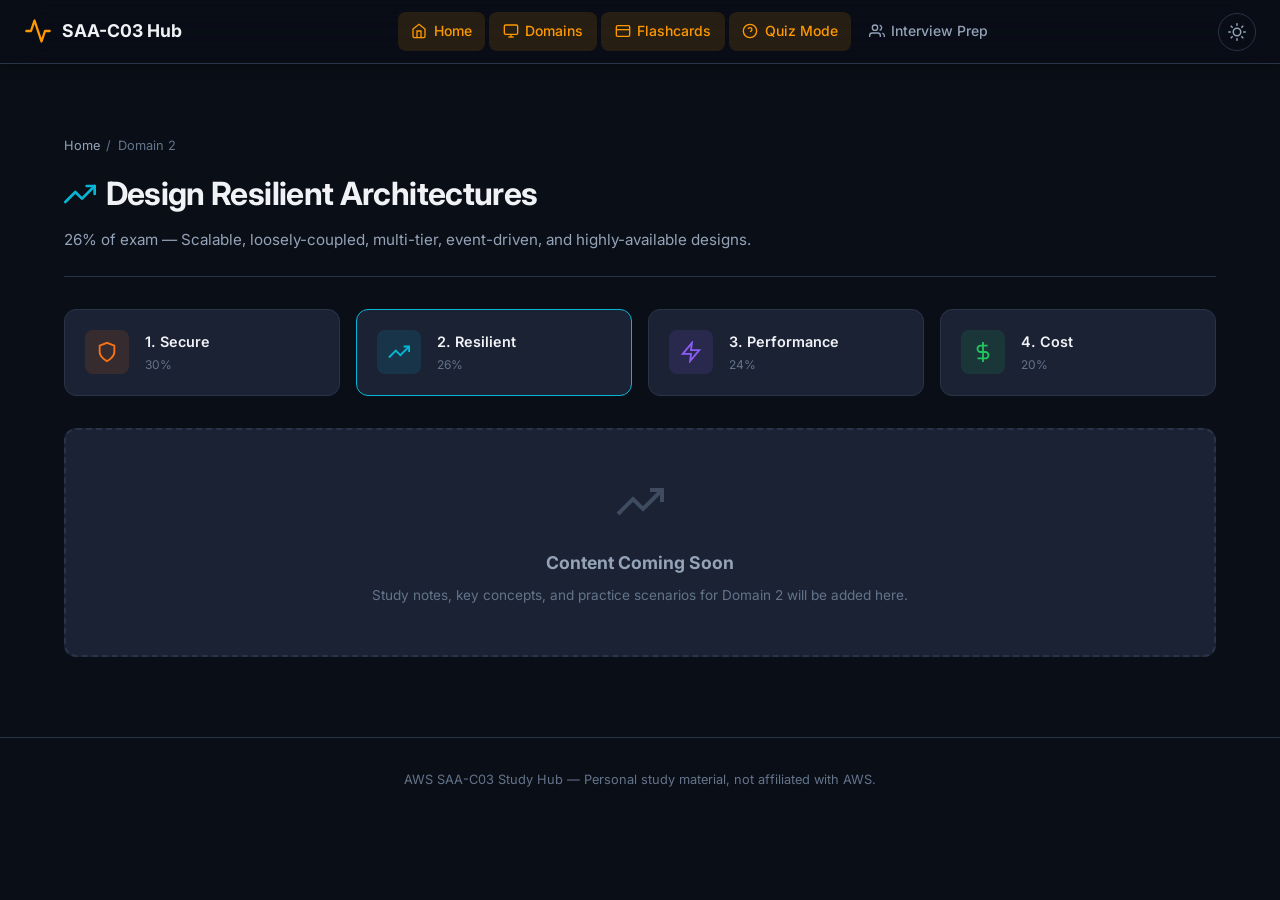
<file: domains/domain2.html>
<!DOCTYPE html>
<html lang="en" data-theme="dark">
<head>
  <meta charset="UTF-8">
  <meta name="viewport" content="width=device-width, initial-scale=1.0">
  <title>Domain 2: Design Resilient Architectures — SAA-C03 Study Hub</title>
  <link rel="stylesheet" href="../assets/css/style.css">
  <script src="../assets/js/theme.js"></script>
</head>
<body>

<nav class="navbar">
  <a href="../index.html" class="nav-brand">
    <svg viewBox="0 0 24 24" fill="none" stroke="currentColor" stroke-width="2" stroke-linecap="round" stroke-linejoin="round"><path d="M22 12h-4l-3 9L9 3l-3 9H2"/></svg>
    SAA-C03 Hub
  </a>
  <ul class="nav-links">
    <li><a href="../index.html">
      <svg width="16" height="16" viewBox="0 0 24 24" fill="none" stroke="currentColor" stroke-width="2"><path d="M3 9l9-7 9 7v11a2 2 0 0 1-2 2H5a2 2 0 0 1-2-2z"/><polyline points="9 22 9 12 15 12 15 22"/></svg>
      Home</a></li>
    <li><a href="domain1.html" class="active">
      <svg width="16" height="16" viewBox="0 0 24 24" fill="none" stroke="currentColor" stroke-width="2"><rect x="2" y="3" width="20" height="14" rx="2"/><line x1="8" y1="21" x2="16" y2="21"/><line x1="12" y1="17" x2="12" y2="21"/></svg>
      Domains</a></li>
    <li><a href="../flashcards.html">
      <svg width="16" height="16" viewBox="0 0 24 24" fill="none" stroke="currentColor" stroke-width="2"><rect x="2" y="4" width="20" height="16" rx="2"/><line x1="2" y1="10" x2="22" y2="10"/></svg>
      Flashcards</a></li>
    <li><a href="../quiz.html">
      <svg width="16" height="16" viewBox="0 0 24 24" fill="none" stroke="currentColor" stroke-width="2"><circle cx="12" cy="12" r="10"/><path d="M9.09 9a3 3 0 0 1 5.83 1c0 2-3 3-3 3"/><line x1="12" y1="17" x2="12.01" y2="17"/></svg>
      Quiz Mode</a></li>
    <li><a href="../interview/index.html">
      <svg width="16" height="16" viewBox="0 0 24 24" fill="none" stroke="currentColor" stroke-width="2"><path d="M17 21v-2a4 4 0 0 0-4-4H5a4 4 0 0 0-4 4v2"/><circle cx="9" cy="7" r="4"/><path d="M23 21v-2a4 4 0 0 0-3-3.87"/><path d="M16 3.13a4 4 0 0 1 0 7.75"/></svg>
      Interview Prep</a></li>
  </ul>
  <div class="nav-right">
    <button class="theme-toggle" aria-label="Toggle theme"></button>
    <button class="nav-toggle" aria-label="Toggle navigation" aria-expanded="false">
      <svg viewBox="0 0 24 24" fill="none" stroke="currentColor" stroke-width="2"><line x1="3" y1="12" x2="21" y2="12"/><line x1="3" y1="6" x2="21" y2="6"/><line x1="3" y1="18" x2="21" y2="18"/></svg>
    </button>
  </div>
</nav>

<div class="page-wrapper">
  <div class="container page-content">

    <div class="page-header">
      <div class="breadcrumb">
        <a href="../index.html">Home</a> <span>/</span> <span>Domain 2</span>
      </div>
      <h1 style="display:flex;align-items:center;gap:0.6rem;">
        <svg width="32" height="32" viewBox="0 0 24 24" fill="none" stroke="var(--domain2)" stroke-width="2" stroke-linecap="round" stroke-linejoin="round"><polyline points="23 6 13.5 15.5 8.5 10.5 1 18"/><polyline points="17 6 23 6 23 12"/></svg>
        Design Resilient Architectures
      </h1>
      <p>26% of exam &mdash; Scalable, loosely-coupled, multi-tier, event-driven, and highly-available designs.</p>
    </div>

    <div class="quicklinks-grid" style="margin-bottom:2rem;">
      <a href="domain1.html" class="quicklink-card">
        <div class="quicklink-icon" style="background:rgba(249,115,22,0.12);">
          <svg viewBox="0 0 24 24" fill="none" stroke="var(--domain1)" stroke-width="2"><path d="M12 22s8-4 8-10V5l-8-3-8 3v7c0 6 8 10 8 10z"/></svg>
        </div>
        <div><h4>1. Secure</h4><p>30%</p></div>
      </a>
      <a href="domain2.html" class="quicklink-card" style="border-color:var(--domain2);">
        <div class="quicklink-icon" style="background:rgba(6,182,212,0.12);">
          <svg viewBox="0 0 24 24" fill="none" stroke="var(--domain2)" stroke-width="2"><polyline points="23 6 13.5 15.5 8.5 10.5 1 18"/><polyline points="17 6 23 6 23 12"/></svg>
        </div>
        <div><h4>2. Resilient</h4><p>26%</p></div>
      </a>
      <a href="domain3.html" class="quicklink-card">
        <div class="quicklink-icon" style="background:rgba(139,92,246,0.12);">
          <svg viewBox="0 0 24 24" fill="none" stroke="var(--domain3)" stroke-width="2"><polygon points="13 2 3 14 12 14 11 22 21 10 12 10 13 2"/></svg>
        </div>
        <div><h4>3. Performance</h4><p>24%</p></div>
      </a>
      <a href="domain4.html" class="quicklink-card">
        <div class="quicklink-icon" style="background:rgba(34,197,94,0.12);">
          <svg viewBox="0 0 24 24" fill="none" stroke="var(--domain4)" stroke-width="2"><line x1="12" y1="1" x2="12" y2="23"/><path d="M17 5H9.5a3.5 3.5 0 0 0 0 7h5a3.5 3.5 0 0 1 0 7H6"/></svg>
        </div>
        <div><h4>4. Cost</h4><p>20%</p></div>
      </a>
    </div>

    <div class="content-placeholder">
      <svg viewBox="0 0 24 24" fill="none" stroke="currentColor" stroke-width="2"><polyline points="23 6 13.5 15.5 8.5 10.5 1 18"/><polyline points="17 6 23 6 23 12"/></svg>
      <h3>Content Coming Soon</h3>
      <p>Study notes, key concepts, and practice scenarios for Domain 2 will be added here.</p>
    </div>

  </div>
  <footer class="site-footer">
    <p>AWS SAA-C03 Study Hub &mdash; Personal study material, not affiliated with AWS.</p>
  </footer>
</div>

<script src="../assets/js/nav.js"></script>
<script src="../assets/js/progress.js"></script>
</body>
</html>
</file>
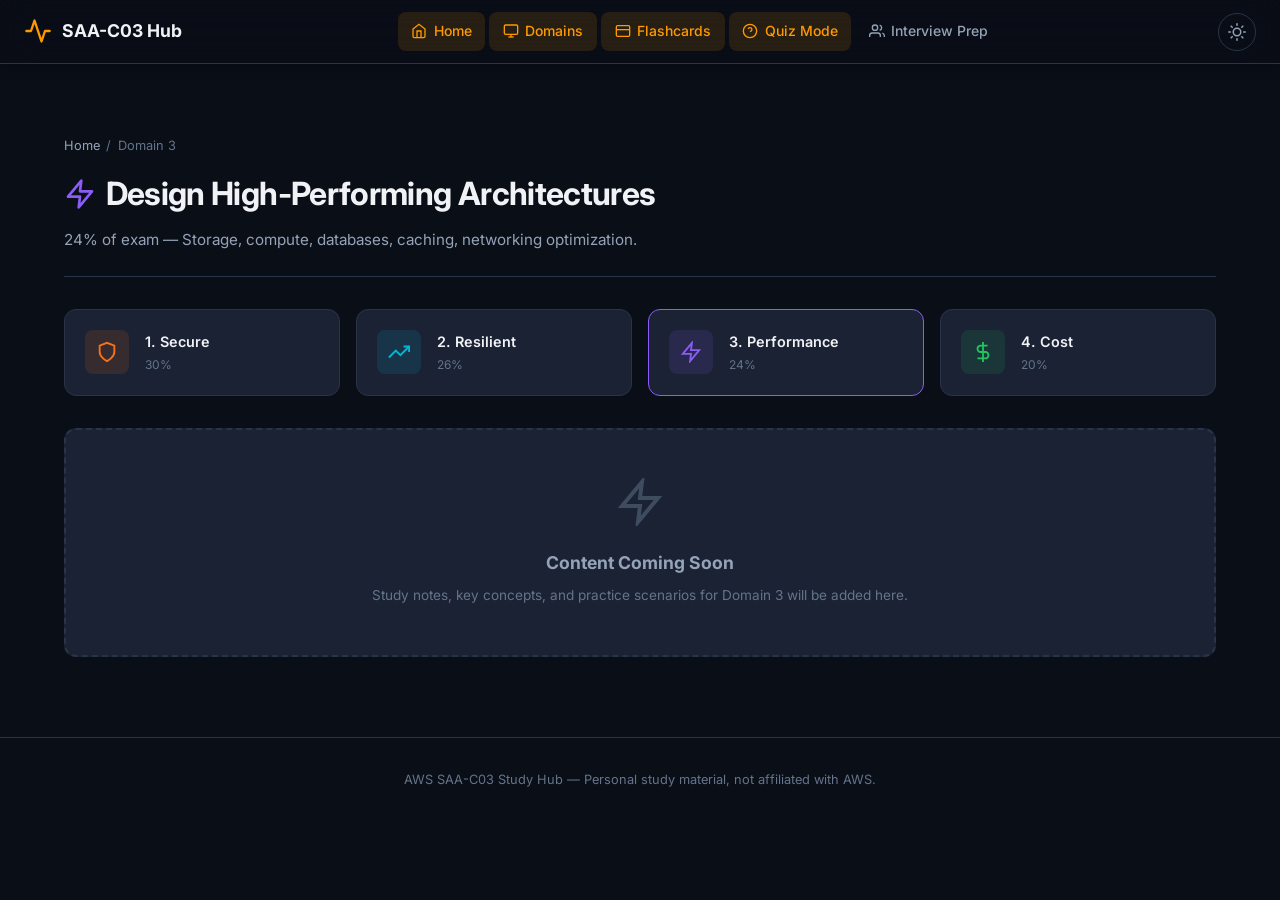
<file: domains/domain3.html>
<!DOCTYPE html>
<html lang="en" data-theme="dark">
<head>
  <meta charset="UTF-8">
  <meta name="viewport" content="width=device-width, initial-scale=1.0">
  <title>Domain 3: Design High-Performing Architectures — SAA-C03 Study Hub</title>
  <link rel="stylesheet" href="../assets/css/style.css">
  <script src="../assets/js/theme.js"></script>
</head>
<body>

<nav class="navbar">
  <a href="../index.html" class="nav-brand">
    <svg viewBox="0 0 24 24" fill="none" stroke="currentColor" stroke-width="2" stroke-linecap="round" stroke-linejoin="round"><path d="M22 12h-4l-3 9L9 3l-3 9H2"/></svg>
    SAA-C03 Hub
  </a>
  <ul class="nav-links">
    <li><a href="../index.html">
      <svg width="16" height="16" viewBox="0 0 24 24" fill="none" stroke="currentColor" stroke-width="2"><path d="M3 9l9-7 9 7v11a2 2 0 0 1-2 2H5a2 2 0 0 1-2-2z"/><polyline points="9 22 9 12 15 12 15 22"/></svg>
      Home</a></li>
    <li><a href="domain1.html" class="active">
      <svg width="16" height="16" viewBox="0 0 24 24" fill="none" stroke="currentColor" stroke-width="2"><rect x="2" y="3" width="20" height="14" rx="2"/><line x1="8" y1="21" x2="16" y2="21"/><line x1="12" y1="17" x2="12" y2="21"/></svg>
      Domains</a></li>
    <li><a href="../flashcards.html">
      <svg width="16" height="16" viewBox="0 0 24 24" fill="none" stroke="currentColor" stroke-width="2"><rect x="2" y="4" width="20" height="16" rx="2"/><line x1="2" y1="10" x2="22" y2="10"/></svg>
      Flashcards</a></li>
    <li><a href="../quiz.html">
      <svg width="16" height="16" viewBox="0 0 24 24" fill="none" stroke="currentColor" stroke-width="2"><circle cx="12" cy="12" r="10"/><path d="M9.09 9a3 3 0 0 1 5.83 1c0 2-3 3-3 3"/><line x1="12" y1="17" x2="12.01" y2="17"/></svg>
      Quiz Mode</a></li>
    <li><a href="../interview/index.html">
      <svg width="16" height="16" viewBox="0 0 24 24" fill="none" stroke="currentColor" stroke-width="2"><path d="M17 21v-2a4 4 0 0 0-4-4H5a4 4 0 0 0-4 4v2"/><circle cx="9" cy="7" r="4"/><path d="M23 21v-2a4 4 0 0 0-3-3.87"/><path d="M16 3.13a4 4 0 0 1 0 7.75"/></svg>
      Interview Prep</a></li>
  </ul>
  <div class="nav-right">
    <button class="theme-toggle" aria-label="Toggle theme"></button>
    <button class="nav-toggle" aria-label="Toggle navigation" aria-expanded="false">
      <svg viewBox="0 0 24 24" fill="none" stroke="currentColor" stroke-width="2"><line x1="3" y1="12" x2="21" y2="12"/><line x1="3" y1="6" x2="21" y2="6"/><line x1="3" y1="18" x2="21" y2="18"/></svg>
    </button>
  </div>
</nav>

<div class="page-wrapper">
  <div class="container page-content">

    <div class="page-header">
      <div class="breadcrumb">
        <a href="../index.html">Home</a> <span>/</span> <span>Domain 3</span>
      </div>
      <h1 style="display:flex;align-items:center;gap:0.6rem;">
        <svg width="32" height="32" viewBox="0 0 24 24" fill="none" stroke="var(--domain3)" stroke-width="2" stroke-linecap="round" stroke-linejoin="round"><polygon points="13 2 3 14 12 14 11 22 21 10 12 10 13 2"/></svg>
        Design High-Performing Architectures
      </h1>
      <p>24% of exam &mdash; Storage, compute, databases, caching, networking optimization.</p>
    </div>

    <div class="quicklinks-grid" style="margin-bottom:2rem;">
      <a href="domain1.html" class="quicklink-card">
        <div class="quicklink-icon" style="background:rgba(249,115,22,0.12);">
          <svg viewBox="0 0 24 24" fill="none" stroke="var(--domain1)" stroke-width="2"><path d="M12 22s8-4 8-10V5l-8-3-8 3v7c0 6 8 10 8 10z"/></svg>
        </div>
        <div><h4>1. Secure</h4><p>30%</p></div>
      </a>
      <a href="domain2.html" class="quicklink-card">
        <div class="quicklink-icon" style="background:rgba(6,182,212,0.12);">
          <svg viewBox="0 0 24 24" fill="none" stroke="var(--domain2)" stroke-width="2"><polyline points="23 6 13.5 15.5 8.5 10.5 1 18"/><polyline points="17 6 23 6 23 12"/></svg>
        </div>
        <div><h4>2. Resilient</h4><p>26%</p></div>
      </a>
      <a href="domain3.html" class="quicklink-card" style="border-color:var(--domain3);">
        <div class="quicklink-icon" style="background:rgba(139,92,246,0.12);">
          <svg viewBox="0 0 24 24" fill="none" stroke="var(--domain3)" stroke-width="2"><polygon points="13 2 3 14 12 14 11 22 21 10 12 10 13 2"/></svg>
        </div>
        <div><h4>3. Performance</h4><p>24%</p></div>
      </a>
      <a href="domain4.html" class="quicklink-card">
        <div class="quicklink-icon" style="background:rgba(34,197,94,0.12);">
          <svg viewBox="0 0 24 24" fill="none" stroke="var(--domain4)" stroke-width="2"><line x1="12" y1="1" x2="12" y2="23"/><path d="M17 5H9.5a3.5 3.5 0 0 0 0 7h5a3.5 3.5 0 0 1 0 7H6"/></svg>
        </div>
        <div><h4>4. Cost</h4><p>20%</p></div>
      </a>
    </div>

    <div class="content-placeholder">
      <svg viewBox="0 0 24 24" fill="none" stroke="currentColor" stroke-width="2"><polygon points="13 2 3 14 12 14 11 22 21 10 12 10 13 2"/></svg>
      <h3>Content Coming Soon</h3>
      <p>Study notes, key concepts, and practice scenarios for Domain 3 will be added here.</p>
    </div>

  </div>
  <footer class="site-footer">
    <p>AWS SAA-C03 Study Hub &mdash; Personal study material, not affiliated with AWS.</p>
  </footer>
</div>

<script src="../assets/js/nav.js"></script>
<script src="../assets/js/progress.js"></script>
</body>
</html>
</file>
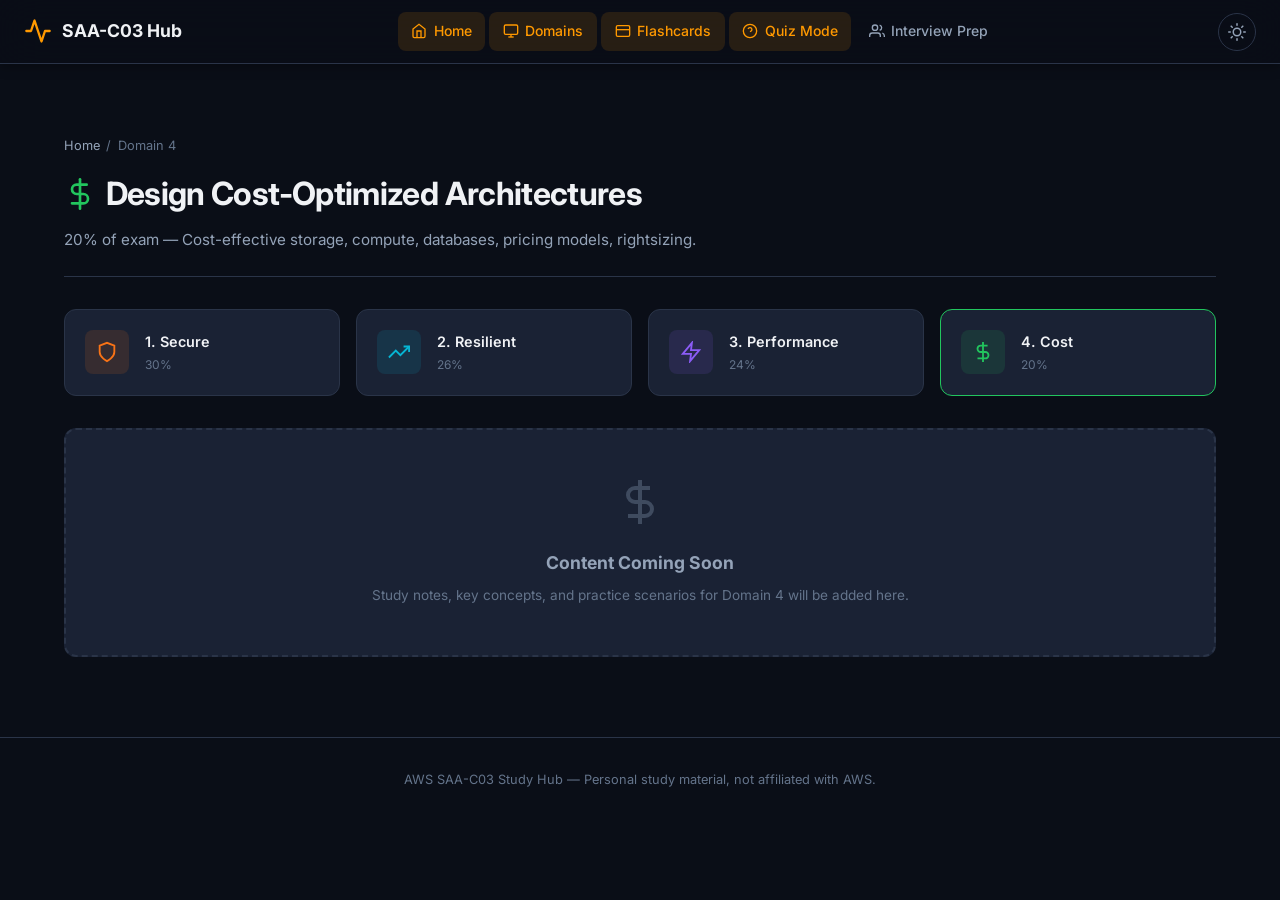
<file: domains/domain4.html>
<!DOCTYPE html>
<html lang="en" data-theme="dark">
<head>
  <meta charset="UTF-8">
  <meta name="viewport" content="width=device-width, initial-scale=1.0">
  <title>Domain 4: Design Cost-Optimized Architectures — SAA-C03 Study Hub</title>
  <link rel="stylesheet" href="../assets/css/style.css">
  <script src="../assets/js/theme.js"></script>
</head>
<body>

<nav class="navbar">
  <a href="../index.html" class="nav-brand">
    <svg viewBox="0 0 24 24" fill="none" stroke="currentColor" stroke-width="2" stroke-linecap="round" stroke-linejoin="round"><path d="M22 12h-4l-3 9L9 3l-3 9H2"/></svg>
    SAA-C03 Hub
  </a>
  <ul class="nav-links">
    <li><a href="../index.html">
      <svg width="16" height="16" viewBox="0 0 24 24" fill="none" stroke="currentColor" stroke-width="2"><path d="M3 9l9-7 9 7v11a2 2 0 0 1-2 2H5a2 2 0 0 1-2-2z"/><polyline points="9 22 9 12 15 12 15 22"/></svg>
      Home</a></li>
    <li><a href="domain1.html" class="active">
      <svg width="16" height="16" viewBox="0 0 24 24" fill="none" stroke="currentColor" stroke-width="2"><rect x="2" y="3" width="20" height="14" rx="2"/><line x1="8" y1="21" x2="16" y2="21"/><line x1="12" y1="17" x2="12" y2="21"/></svg>
      Domains</a></li>
    <li><a href="../flashcards.html">
      <svg width="16" height="16" viewBox="0 0 24 24" fill="none" stroke="currentColor" stroke-width="2"><rect x="2" y="4" width="20" height="16" rx="2"/><line x1="2" y1="10" x2="22" y2="10"/></svg>
      Flashcards</a></li>
    <li><a href="../quiz.html">
      <svg width="16" height="16" viewBox="0 0 24 24" fill="none" stroke="currentColor" stroke-width="2"><circle cx="12" cy="12" r="10"/><path d="M9.09 9a3 3 0 0 1 5.83 1c0 2-3 3-3 3"/><line x1="12" y1="17" x2="12.01" y2="17"/></svg>
      Quiz Mode</a></li>
    <li><a href="../interview/index.html">
      <svg width="16" height="16" viewBox="0 0 24 24" fill="none" stroke="currentColor" stroke-width="2"><path d="M17 21v-2a4 4 0 0 0-4-4H5a4 4 0 0 0-4 4v2"/><circle cx="9" cy="7" r="4"/><path d="M23 21v-2a4 4 0 0 0-3-3.87"/><path d="M16 3.13a4 4 0 0 1 0 7.75"/></svg>
      Interview Prep</a></li>
  </ul>
  <div class="nav-right">
    <button class="theme-toggle" aria-label="Toggle theme"></button>
    <button class="nav-toggle" aria-label="Toggle navigation" aria-expanded="false">
      <svg viewBox="0 0 24 24" fill="none" stroke="currentColor" stroke-width="2"><line x1="3" y1="12" x2="21" y2="12"/><line x1="3" y1="6" x2="21" y2="6"/><line x1="3" y1="18" x2="21" y2="18"/></svg>
    </button>
  </div>
</nav>

<div class="page-wrapper">
  <div class="container page-content">

    <div class="page-header">
      <div class="breadcrumb">
        <a href="../index.html">Home</a> <span>/</span> <span>Domain 4</span>
      </div>
      <h1 style="display:flex;align-items:center;gap:0.6rem;">
        <svg width="32" height="32" viewBox="0 0 24 24" fill="none" stroke="var(--domain4)" stroke-width="2" stroke-linecap="round" stroke-linejoin="round"><line x1="12" y1="1" x2="12" y2="23"/><path d="M17 5H9.5a3.5 3.5 0 0 0 0 7h5a3.5 3.5 0 0 1 0 7H6"/></svg>
        Design Cost-Optimized Architectures
      </h1>
      <p>20% of exam &mdash; Cost-effective storage, compute, databases, pricing models, rightsizing.</p>
    </div>

    <div class="quicklinks-grid" style="margin-bottom:2rem;">
      <a href="domain1.html" class="quicklink-card">
        <div class="quicklink-icon" style="background:rgba(249,115,22,0.12);">
          <svg viewBox="0 0 24 24" fill="none" stroke="var(--domain1)" stroke-width="2"><path d="M12 22s8-4 8-10V5l-8-3-8 3v7c0 6 8 10 8 10z"/></svg>
        </div>
        <div><h4>1. Secure</h4><p>30%</p></div>
      </a>
      <a href="domain2.html" class="quicklink-card">
        <div class="quicklink-icon" style="background:rgba(6,182,212,0.12);">
          <svg viewBox="0 0 24 24" fill="none" stroke="var(--domain2)" stroke-width="2"><polyline points="23 6 13.5 15.5 8.5 10.5 1 18"/><polyline points="17 6 23 6 23 12"/></svg>
        </div>
        <div><h4>2. Resilient</h4><p>26%</p></div>
      </a>
      <a href="domain3.html" class="quicklink-card">
        <div class="quicklink-icon" style="background:rgba(139,92,246,0.12);">
          <svg viewBox="0 0 24 24" fill="none" stroke="var(--domain3)" stroke-width="2"><polygon points="13 2 3 14 12 14 11 22 21 10 12 10 13 2"/></svg>
        </div>
        <div><h4>3. Performance</h4><p>24%</p></div>
      </a>
      <a href="domain4.html" class="quicklink-card" style="border-color:var(--domain4);">
        <div class="quicklink-icon" style="background:rgba(34,197,94,0.12);">
          <svg viewBox="0 0 24 24" fill="none" stroke="var(--domain4)" stroke-width="2"><line x1="12" y1="1" x2="12" y2="23"/><path d="M17 5H9.5a3.5 3.5 0 0 0 0 7h5a3.5 3.5 0 0 1 0 7H6"/></svg>
        </div>
        <div><h4>4. Cost</h4><p>20%</p></div>
      </a>
    </div>

    <div class="content-placeholder">
      <svg viewBox="0 0 24 24" fill="none" stroke="currentColor" stroke-width="2"><line x1="12" y1="1" x2="12" y2="23"/><path d="M17 5H9.5a3.5 3.5 0 0 0 0 7h5a3.5 3.5 0 0 1 0 7H6"/></svg>
      <h3>Content Coming Soon</h3>
      <p>Study notes, key concepts, and practice scenarios for Domain 4 will be added here.</p>
    </div>

  </div>
  <footer class="site-footer">
    <p>AWS SAA-C03 Study Hub &mdash; Personal study material, not affiliated with AWS.</p>
  </footer>
</div>

<script src="../assets/js/nav.js"></script>
<script src="../assets/js/progress.js"></script>
</body>
</html>
</file>
<file: assets/css/style.css>
/* ===== AWS SAA Study Hub — Design System ===== */

/* --- Google Font --- */
@import url('https://fonts.googleapis.com/css2?family=Inter:wght@400;500;600;700;800&display=swap');

/* --- CSS Custom Properties --- */
:root {
  /* AWS Orange accent */
  --accent: #FF9900;
  --accent-hover: #ec8e00;
  --accent-subtle: rgba(255, 153, 0, 0.12);
  --accent-glow: rgba(255, 153, 0, 0.25);

  /* Dark theme (default) */
  --bg-primary: #0a0e17;
  --bg-secondary: #111827;
  --bg-card: #1a2234;
  --bg-card-hover: #1f2a3f;
  --bg-nav: rgba(10, 14, 23, 0.85);
  --bg-input: #1a2234;
  --border: #2a3448;
  --border-hover: #3a4a64;
  --text-primary: #f0f2f5;
  --text-secondary: #94a3b8;
  --text-muted: #64748b;
  --shadow-card: 0 4px 24px rgba(0, 0, 0, 0.3);
  --shadow-card-hover: 0 8px 40px rgba(0, 0, 0, 0.4);
  --shadow-nav: 0 1px 12px rgba(0, 0, 0, 0.4);
  --radius: 12px;
  --radius-sm: 8px;
  --radius-lg: 16px;
  --transition: 0.25s cubic-bezier(0.4, 0, 0.2, 1);

  /* Domain colors */
  --domain1: #f97316;
  --domain2: #06b6d4;
  --domain3: #8b5cf6;
  --domain4: #22c55e;
}

[data-theme="light"] {
  --bg-primary: #f8fafc;
  --bg-secondary: #ffffff;
  --bg-card: #ffffff;
  --bg-card-hover: #f1f5f9;
  --bg-nav: rgba(255, 255, 255, 0.9);
  --bg-input: #f1f5f9;
  --border: #e2e8f0;
  --border-hover: #cbd5e1;
  --text-primary: #0f172a;
  --text-secondary: #475569;
  --text-muted: #94a3b8;
  --shadow-card: 0 4px 24px rgba(0, 0, 0, 0.06);
  --shadow-card-hover: 0 8px 40px rgba(0, 0, 0, 0.1);
  --shadow-nav: 0 1px 12px rgba(0, 0, 0, 0.06);
  --accent-subtle: rgba(255, 153, 0, 0.08);
}

/* --- Reset & Base --- */
*, *::before, *::after {
  box-sizing: border-box;
  margin: 0;
  padding: 0;
}

html {
  scroll-behavior: smooth;
  -webkit-text-size-adjust: 100%;
}

body {
  font-family: 'Inter', -apple-system, BlinkMacSystemFont, 'Segoe UI', sans-serif;
  background: var(--bg-primary);
  color: var(--text-primary);
  line-height: 1.6;
  min-height: 100vh;
  transition: background var(--transition), color var(--transition);
  -webkit-font-smoothing: antialiased;
}

a {
  color: var(--accent);
  text-decoration: none;
  transition: color var(--transition);
}
a:hover { color: var(--accent-hover); }

img { max-width: 100%; height: auto; display: block; }

/* --- Navbar --- */
.navbar {
  position: fixed;
  top: 0;
  left: 0;
  right: 0;
  z-index: 1000;
  background: var(--bg-nav);
  backdrop-filter: blur(20px);
  -webkit-backdrop-filter: blur(20px);
  border-bottom: 1px solid var(--border);
  box-shadow: var(--shadow-nav);
  padding: 0 1.5rem;
  height: 64px;
  display: flex;
  align-items: center;
  justify-content: space-between;
  transition: background var(--transition), border-color var(--transition);
}

.nav-brand {
  display: flex;
  align-items: center;
  gap: 0.6rem;
  font-weight: 700;
  font-size: 1.1rem;
  color: var(--text-primary);
}

.nav-brand svg {
  width: 28px;
  height: 28px;
  color: var(--accent);
}

.nav-links {
  display: flex;
  align-items: center;
  gap: 0.25rem;
  list-style: none;
}

.nav-links a {
  color: var(--text-secondary);
  font-size: 0.875rem;
  font-weight: 500;
  padding: 0.5rem 0.85rem;
  border-radius: var(--radius-sm);
  transition: all var(--transition);
  display: flex;
  align-items: center;
  gap: 0.4rem;
}

.nav-links a:hover,
.nav-links a.active {
  color: var(--text-primary);
  background: var(--accent-subtle);
}

.nav-links a.active {
  color: var(--accent);
}

.nav-right {
  display: flex;
  align-items: center;
  gap: 0.5rem;
}

/* Hamburger */
.nav-toggle {
  display: none;
  background: none;
  border: none;
  color: var(--text-primary);
  cursor: pointer;
  padding: 0.5rem;
  border-radius: var(--radius-sm);
}
.nav-toggle:hover { background: var(--accent-subtle); }
.nav-toggle svg { width: 24px; height: 24px; }

/* Theme Toggle */
.theme-toggle {
  background: none;
  border: 1px solid var(--border);
  color: var(--text-secondary);
  cursor: pointer;
  width: 38px;
  height: 38px;
  border-radius: 50%;
  display: flex;
  align-items: center;
  justify-content: center;
  transition: all var(--transition);
}
.theme-toggle:hover {
  border-color: var(--accent);
  color: var(--accent);
  background: var(--accent-subtle);
}
.theme-toggle svg { width: 18px; height: 18px; }

/* --- Layout --- */
.page-wrapper {
  padding-top: 64px;
  min-height: 100vh;
}

.container {
  max-width: 1200px;
  margin: 0 auto;
  padding: 2rem 1.5rem;
}

/* --- Unofficial Banner --- */
.disclaimer-banner {
  background: var(--accent-subtle);
  border: 1px solid rgba(255, 153, 0, 0.2);
  border-radius: var(--radius-sm);
  padding: 0.6rem 1rem;
  margin-bottom: 2rem;
  display: flex;
  align-items: center;
  gap: 0.5rem;
  font-size: 0.8rem;
  color: var(--text-secondary);
}
.disclaimer-banner svg {
  width: 16px;
  height: 16px;
  color: var(--accent);
  flex-shrink: 0;
}

/* --- Hero Section --- */
.hero {
  text-align: center;
  padding: 3rem 0 2rem;
  position: relative;
}

.hero-illustration {
  width: 280px;
  height: 180px;
  margin: 0 auto 2rem;
  position: relative;
}

.hero h1 {
  font-size: 2.5rem;
  font-weight: 800;
  margin-bottom: 0.75rem;
  letter-spacing: -0.03em;
  line-height: 1.15;
}

.hero h1 .highlight {
  background: linear-gradient(135deg, var(--accent), #f59e0b);
  -webkit-background-clip: text;
  -webkit-text-fill-color: transparent;
  background-clip: text;
}

.hero p {
  font-size: 1.125rem;
  color: var(--text-secondary);
  max-width: 580px;
  margin: 0 auto 1.5rem;
}

.hero-stats {
  display: flex;
  justify-content: center;
  gap: 2rem;
  margin-top: 2rem;
  flex-wrap: wrap;
}

.hero-stat {
  text-align: center;
}
.hero-stat .stat-value {
  font-size: 1.75rem;
  font-weight: 700;
  color: var(--accent);
}
.hero-stat .stat-label {
  font-size: 0.8rem;
  color: var(--text-muted);
  margin-top: 0.15rem;
}

/* --- Section Headers --- */
.section-header {
  display: flex;
  align-items: center;
  justify-content: space-between;
  margin-bottom: 1.5rem;
}

.section-header h2 {
  font-size: 1.5rem;
  font-weight: 700;
  letter-spacing: -0.02em;
}

.section-header .badge {
  font-size: 0.75rem;
  font-weight: 600;
  padding: 0.25rem 0.75rem;
  border-radius: 999px;
  background: var(--accent-subtle);
  color: var(--accent);
}

/* --- Domain Cards --- */
.domains-grid {
  display: grid;
  grid-template-columns: repeat(auto-fill, minmax(280px, 1fr));
  gap: 1.25rem;
  margin-bottom: 3rem;
}

.domain-card {
  background: var(--bg-card);
  border: 1px solid var(--border);
  border-radius: var(--radius);
  padding: 1.5rem;
  transition: all var(--transition);
  cursor: pointer;
  position: relative;
  overflow: hidden;
  display: flex;
  flex-direction: column;
  text-decoration: none;
  color: inherit;
}

.domain-card::before {
  content: '';
  position: absolute;
  top: 0;
  left: 0;
  right: 0;
  height: 3px;
  background: var(--card-accent, var(--accent));
  opacity: 0.8;
  transition: opacity var(--transition);
}

.domain-card:hover {
  background: var(--bg-card-hover);
  border-color: var(--border-hover);
  box-shadow: var(--shadow-card-hover);
  transform: translateY(-2px);
}

.domain-card:hover::before { opacity: 1; }

.domain-card-header {
  display: flex;
  align-items: flex-start;
  gap: 1rem;
  margin-bottom: 1rem;
}

.domain-icon {
  width: 48px;
  height: 48px;
  border-radius: var(--radius-sm);
  display: flex;
  align-items: center;
  justify-content: center;
  flex-shrink: 0;
  background: var(--accent-subtle);
}

.domain-icon svg {
  width: 24px;
  height: 24px;
}

.domain-card-header .domain-number {
  font-size: 0.7rem;
  font-weight: 600;
  text-transform: uppercase;
  letter-spacing: 0.08em;
  color: var(--text-muted);
  margin-bottom: 0.15rem;
}

.domain-card-header h3 {
  font-size: 1rem;
  font-weight: 600;
  line-height: 1.3;
}

.domain-weight {
  display: inline-flex;
  align-items: center;
  gap: 0.3rem;
  font-size: 0.8rem;
  font-weight: 600;
  color: var(--card-accent, var(--accent));
  margin-bottom: 0.75rem;
}

.domain-topics {
  font-size: 0.8rem;
  color: var(--text-secondary);
  margin-bottom: 1rem;
  flex-grow: 1;
}

/* Progress Bar */
.progress-bar {
  width: 100%;
  height: 6px;
  background: var(--bg-primary);
  border-radius: 3px;
  overflow: hidden;
  margin-top: auto;
}

.progress-fill {
  height: 100%;
  border-radius: 3px;
  background: var(--card-accent, var(--accent));
  transition: width 0.6s cubic-bezier(0.4, 0, 0.2, 1);
  min-width: 0;
}

.progress-label {
  display: flex;
  justify-content: space-between;
  font-size: 0.7rem;
  color: var(--text-muted);
  margin-top: 0.4rem;
}

/* --- Quick Links Grid --- */
.quicklinks-grid {
  display: grid;
  grid-template-columns: repeat(auto-fill, minmax(220px, 1fr));
  gap: 1rem;
  margin-bottom: 3rem;
}

.quicklink-card {
  background: var(--bg-card);
  border: 1px solid var(--border);
  border-radius: var(--radius);
  padding: 1.25rem;
  display: flex;
  align-items: center;
  gap: 1rem;
  transition: all var(--transition);
  color: inherit;
  text-decoration: none;
}

.quicklink-card:hover {
  background: var(--bg-card-hover);
  border-color: var(--border-hover);
  transform: translateY(-1px);
  box-shadow: var(--shadow-card);
}

.quicklink-icon {
  width: 44px;
  height: 44px;
  border-radius: var(--radius-sm);
  display: flex;
  align-items: center;
  justify-content: center;
  flex-shrink: 0;
}

.quicklink-icon svg {
  width: 22px;
  height: 22px;
}

.quicklink-card h4 {
  font-size: 0.9rem;
  font-weight: 600;
  margin-bottom: 0.15rem;
}

.quicklink-card p {
  font-size: 0.75rem;
  color: var(--text-muted);
}

/* --- Page Header (for subpages) --- */
.page-header {
  padding: 2.5rem 0 1.5rem;
  border-bottom: 1px solid var(--border);
  margin-bottom: 2rem;
}

.page-header .breadcrumb {
  font-size: 0.8rem;
  color: var(--text-muted);
  margin-bottom: 0.75rem;
  display: flex;
  align-items: center;
  gap: 0.4rem;
}

.page-header .breadcrumb a {
  color: var(--text-secondary);
}

.page-header h1 {
  font-size: 2rem;
  font-weight: 700;
  letter-spacing: -0.02em;
}

.page-header p {
  color: var(--text-secondary);
  margin-top: 0.5rem;
  font-size: 0.95rem;
}

/* --- Content Placeholder --- */
.content-placeholder {
  background: var(--bg-card);
  border: 2px dashed var(--border);
  border-radius: var(--radius);
  padding: 3rem 2rem;
  text-align: center;
  color: var(--text-muted);
}

.content-placeholder svg {
  width: 48px;
  height: 48px;
  margin: 0 auto 1rem;
  opacity: 0.5;
}

.content-placeholder h3 {
  font-size: 1.1rem;
  margin-bottom: 0.5rem;
  color: var(--text-secondary);
}

.content-placeholder p {
  font-size: 0.85rem;
}

/* --- Footer --- */
.site-footer {
  border-top: 1px solid var(--border);
  padding: 2rem 1.5rem;
  text-align: center;
  font-size: 0.8rem;
  color: var(--text-muted);
  margin-top: 3rem;
}

.site-footer a {
  color: var(--text-secondary);
}

/* --- Page Transition --- */
.page-content {
  animation: fadeInUp 0.35s ease-out;
}

@keyframes fadeInUp {
  from {
    opacity: 0;
    transform: translateY(12px);
  }
  to {
    opacity: 1;
    transform: translateY(0);
  }
}

/* --- Mobile Responsive --- */
@media (max-width: 768px) {
  .nav-links {
    display: none;
    position: fixed;
    top: 64px;
    left: 0;
    right: 0;
    background: var(--bg-secondary);
    border-bottom: 1px solid var(--border);
    flex-direction: column;
    padding: 0.75rem;
    gap: 0.15rem;
    box-shadow: var(--shadow-card);
  }

  .nav-links.open { display: flex; }

  .nav-links a {
    padding: 0.75rem 1rem;
    width: 100%;
    font-size: 0.95rem;
  }

  .nav-toggle { display: flex; }

  .hero h1 { font-size: 1.75rem; }
  .hero p { font-size: 1rem; }

  .hero-stats { gap: 1.25rem; }
  .hero-stat .stat-value { font-size: 1.35rem; }

  .container { padding: 1.25rem 1rem; }

  .domains-grid {
    grid-template-columns: 1fr;
  }

  .quicklinks-grid {
    grid-template-columns: 1fr;
  }

  .page-header h1 { font-size: 1.5rem; }
}

@media (max-width: 480px) {
  .hero h1 { font-size: 1.5rem; }
  .hero-illustration { width: 220px; height: 140px; }
  .section-header { flex-direction: column; align-items: flex-start; gap: 0.5rem; }
}

/* --- Scrollbar (webkit) --- */
::-webkit-scrollbar { width: 8px; }
::-webkit-scrollbar-track { background: var(--bg-primary); }
::-webkit-scrollbar-thumb {
  background: var(--border);
  border-radius: 4px;
}
::-webkit-scrollbar-thumb:hover { background: var(--border-hover); }

/* --- Selection --- */
::selection {
  background: var(--accent);
  color: #000;
}

/* --- Focus styles --- */
:focus-visible {
  outline: 2px solid var(--accent);
  outline-offset: 2px;
}
</file>
